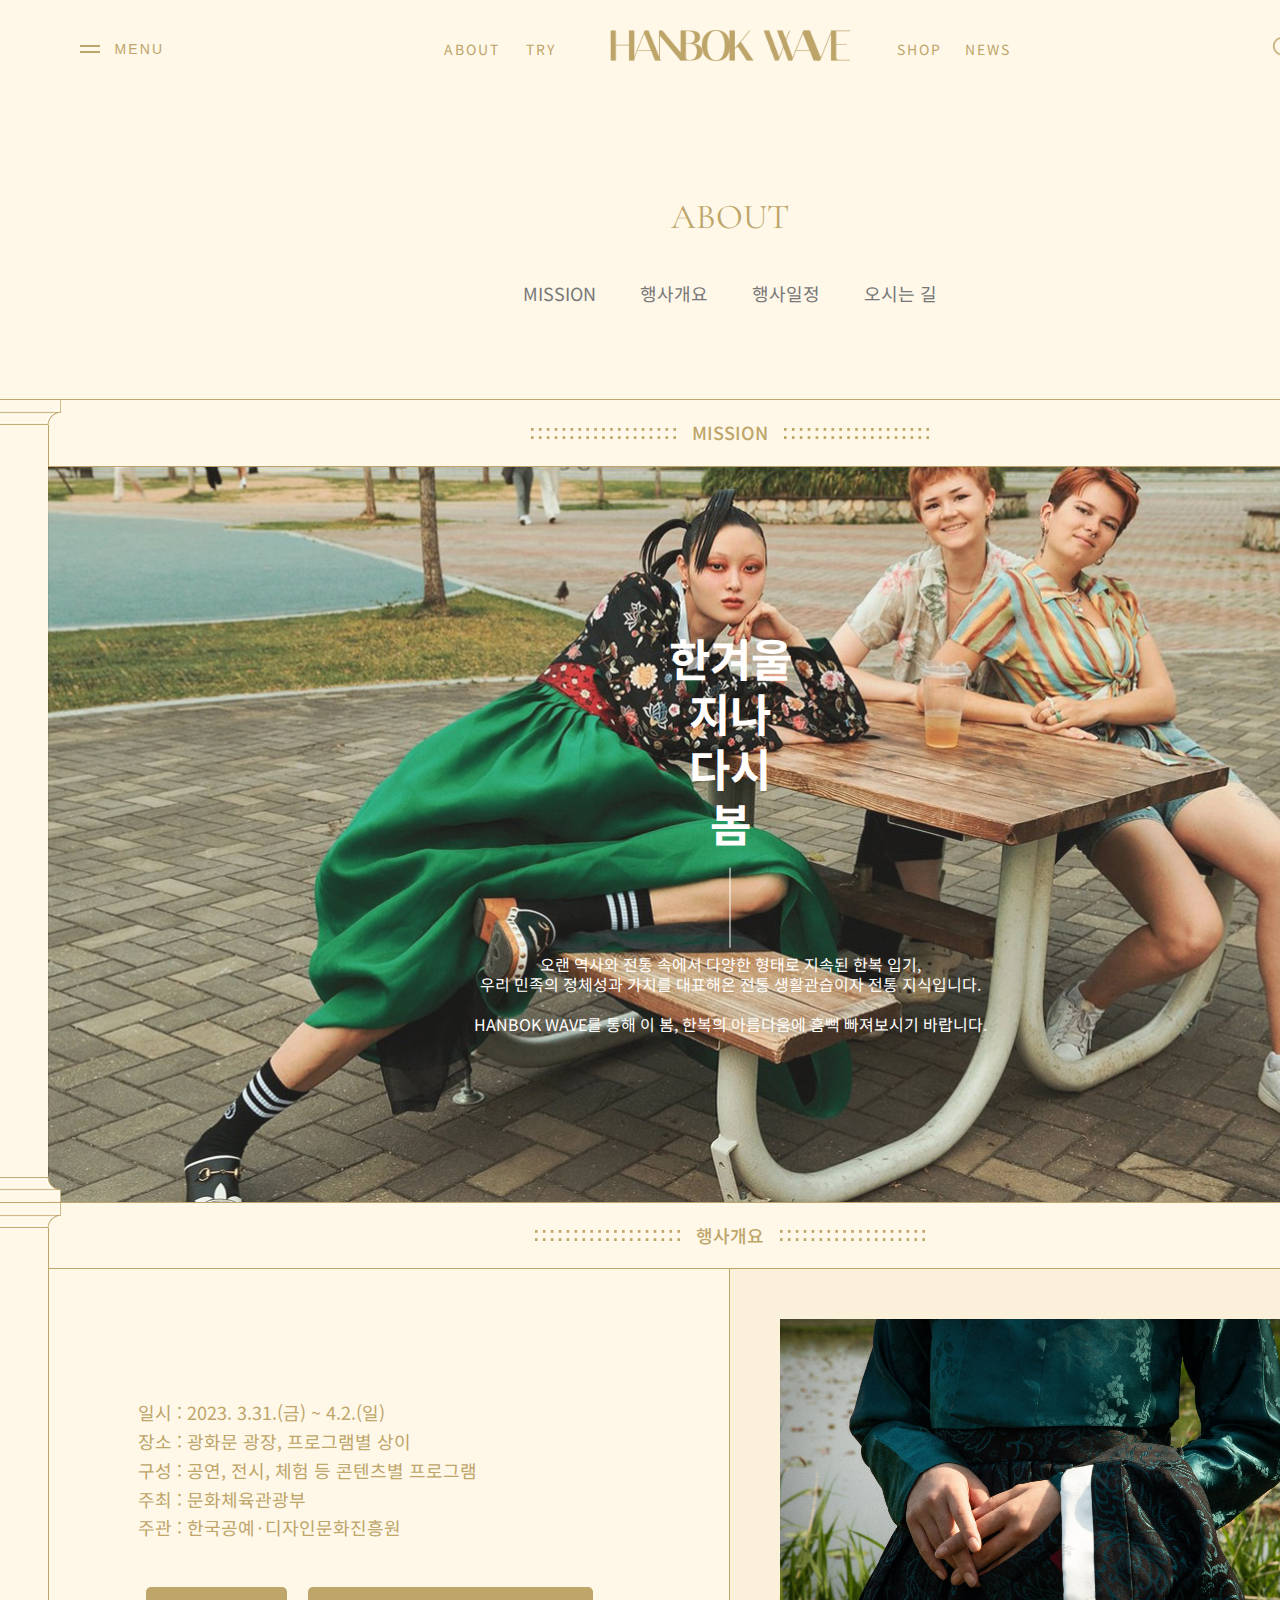
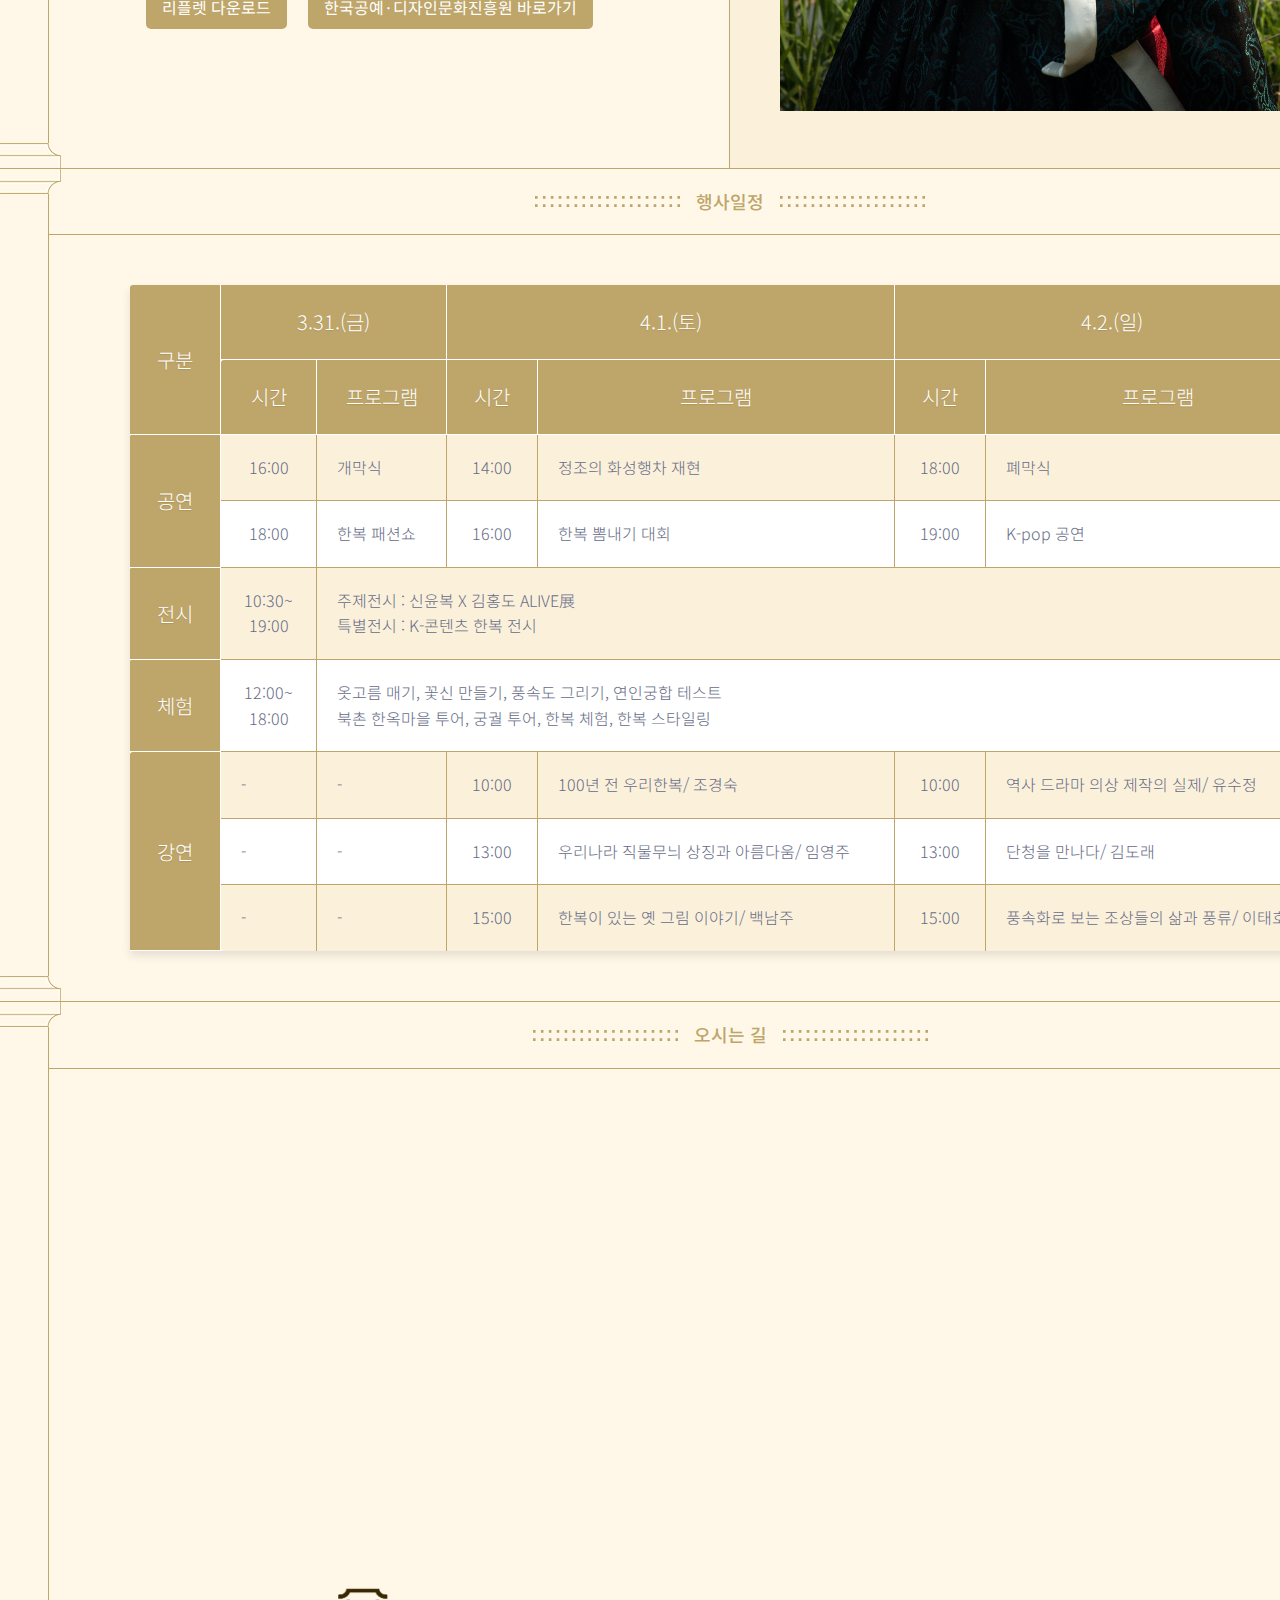
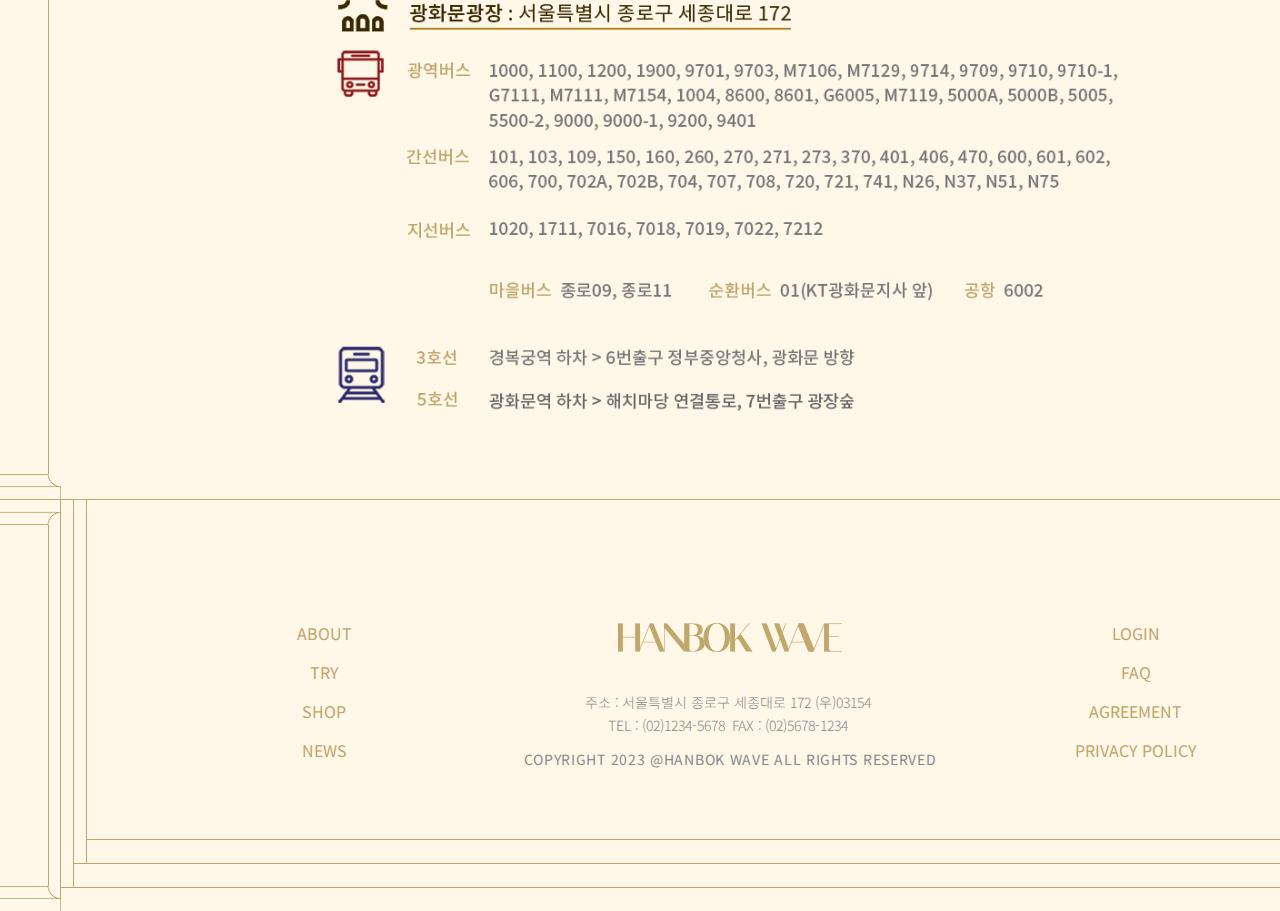
<file: sub/sub_about.html>
<!DOCTYPE html>
<html lang="ko">

<head>
    <meta charset="UTF-8">
    <meta http-equiv="X-UA-Compatible" content="IE=edge">
    <meta name="viewport" content="width=device-width, initial-scale=1.0">
    <title>HANBOK WAVE</title>
    <link rel="icon" type="image/png" sizes="32x32" href="../images/main/favicon.png">
    <!--font-->
    <link rel="preconnect" href="https://fonts.googleapis.com">
    <link rel="preconnect" href="https://fonts.gstatic.com" crossorigin>
    <link
        href="https://fonts.googleapis.com/css2?family=Cormorant+Garamond&family=Noto+Sans+KR:wght@300;400&display=swap"
        rel="stylesheet">
    <!--css-->
    <link rel="stylesheet" href="../css/1.sub_about_style.css">
    <!--js-->
    <script src="https://ajax.googleapis.com/ajax/libs/jquery/3.3.1/jquery.min.js"></script>
    <script src="../js/app.js"></script>
    <script src="../js/motion.js"></script>
</head>

<body>
    <div id="wrap">
        <!--header-->
        <div id="header_wrap">
            <div id="header">
                <div class="header_left">
                    <button id="gnb_open" type="button" class="gnb_btn">
                        <span class="burger">
                            <span class="top"></span>
                            <span class="bottom"></span>
                        </span>
                        <span class="txt">menu</span>
                    </button>
                    <!--모바일버튼-->
                    <button id="mobile_open" type="button" class="gnb_btn">
                        <span class="burger">
                            <span class="top"></span>
                            <span class="bottom"></span>
                        </span>
                        <span class="txt">menu</span>
                    </button>
                </div>
                <div class="header_center">
                    <ul class="header_lnb_left">
                        <li><a href="sub_about.html">ABOUT</a></li>
                        <li><a href="sub_try.html">TRY</a></li>
                    </ul>
                    <div class="header_center_logo">
                        <a href="../index.html"><img src="../images/sub_notice/logo(b).png" alt="상단 로고"></a>
                    </div>menu_bg
                    <ul class="header_center_lnb_right">
                        <li><a href="sub_shop.html">SHOP</a></li>
                        <li><a href="sub_news.html">NEWS</a></li>
                    </ul>
                </div>
                <div class="header_right">
                    <ul class="header_sub_menu">
                        <li class="search">
                            <button type="button" class="search_btn"><img src="../images/main/icon_search(b).png"
                                    alt="검색" width="22"></button>
                        </li>
                        <li class="mypage"><a href="#">LOGIN</a></li>
                    </ul>
                </div>
            </div>
        </div>
        <!--menu_bar_pc-->
        <div class="menu_bg"></div>
        <div class="sidebar_menu">
            <div class="sidebar_logo">
                <a href="../index.html">
                    <img src="../images/main/logo(b).png" alt="로고">
                </a>
            </div>
            <div class="menu_wrap">
                <ul class="gnb menu">
                    <li class="on">
                        <a href="sub_about.html">About <span class="icon_plus">icon</span> </a>
                        <ul class="submenu">
                            <li><a href="sub_about.html#sub_sec1_title">mission</a></li>
                            <li><a href="sub_about.html#sub_sec2_title">행사개요</a></li>
                            <li><a href="sub_about.html#sub_sec3_title">행사일정</a></li>
                            <li><a href="sub_about.html#sub_sec4_title">오시는 길</a></li>
                        </ul>
                    </li>
                    <li>
                        <a href="sub_try.html">try<span class="icon_plus">icon</span></a>
                        <ul class="submenu">
                            <li><a href="sub_try.html#sub_sec1">공연</a></li>
                            <li><a href="sub_try.html#sub_sec2">전시</a></li>
                            <li><a href="sub_try.html#sub_sec3">체험</a></li>
                            <li><a href="sub_try.html#sub_sec4">강연</a></li>
                        </ul>
                    </li>
                    <li>
                        <a href="sub_shop.html">shop<span class="icon_plus">icon</span></a>
                        <ul class="submenu">
                            <li><a href="sub_shop.html#Board01">all</a></li>
                            <li><a href="sub_shop.html#Board02">clothes</a></li>
                            <li><a href="sub_shop.html#Board03">living</a></li>
                            <li><a href="sub_shop.html#Board04">accessory</a></li>
                        </ul>
                    </li>
                    <li>
                        <a href="sub_news.html">news<span class="icon_plus">icon</span></a>
                        <ul class="submenu">
                            <li><a href="sub_news.html#Board01">notice</a></li>
                            <li><a href="sub_news.html#Board02">media</a></li>
                            <li><a href="sub_news.html#Board03">event</a></li>
                            <li><a href="sub_news.html#Board04">faq</a></li>
                        </ul>
                    </li>
                </ul>
            </div>
            <div class="close_btn">
                <a href="javascript:return false;">
                    <img src="../images/main/icon_close_btn.png">
                </a>
            </div>
        </div>
        <!--top_menu-->
        <div id="top_menu_wrap">
            <div class="top_menu">
                <h2 class="ga_txt sub_title">about</h2>
                <ul>
                    <li><a href="#sub_sec1_title">mission</a></li>
                    <li><a href="#sub_sec2_title">행사개요</a></li>
                    <li><a href="#sub_sec3_title">행사일정</a></li>
                    <li><a href="#sub_sec4_title">오시는 길</a></li>
                </ul>
            </div>
        </div>
        <!--container-->
        <div id="container">
            <div class="sub_sec1_wrap">
                <div class="sub_sec1">
                    <div class="column_left column_all">
                        <img src="../images/main/column_right.png" alt="기둥상단">
                        <img class="rotate" src="../images/main/column_left.png" alt="기둥하단">
                    </div>
                    <div class="column_right column_all">
                        <img src="../images/main/column_left.png" alt="기둥상단">
                        <img class="rotate" src="../images/main/column_right.png" alt="기둥하단">
                    </div>
                    <div id="sub_sec1_title">
                        <p><span>mission</span></p>
                    </div>
                    <div class="sub_sec1_cont">
                        <div class="img_box">
                            <div class="text_box">
                                <strong>한겨울</strong>
                                <strong>지나</strong>
                                <strong>다시</strong>
                                <strong>봄</strong>
                                <p class="v_line"></p>
                                <div class="mission_cont">
                                    <p>오랜 역사와 전통 속에서 다양한 형태로 지속된 한복 입기,
                                            <br> 우리 민족의 정체성과 가치를 대표해온 전통 생활관습이자 전통 지식입니다.</p>
                                  <!--<p>한복 입기는 우리 민족에게 가족 공동체의 안녕을 기원하고
                                        <br>예(禮)를 갖추는 매개체이기에 중요한 무형적 자산입니다.</p>-->  
                                        <p>HANBOK WAVE를 통해 이 봄, 한복의 아름다움에 흠뻑 빠져보시기 바랍니다.</p>
                                </div>
                            </div>
                        </div>

                    </div>
                </div>
            </div>
            <div class="sub_sec2_wrap">
                <div class="sub_sec2">
                    <div class="column_left column_all">
                        <img src="../images/main/column_right.png" alt="기둥상단">
                        <img class="rotate" src="../images/main/column_left.png" alt="기둥하단">
                    </div>
                    <div class="column_right column_all">
                        <img src="../images/main/column_left.png" alt="기둥상단">
                        <img class="rotate" src="../images/main/column_right.png" alt="기둥하단">
                    </div>
                    <div id="sub_sec2_title">
                        <p><span>행사개요</span></p>
                    </div>
                    <div class="sub_sec2_cont">
                        <div class="left">
                            <div class="text_box">
                                <p>일시 : 2023. 3.31.(금) ~ 4.2.(일) </p>
                                <p>장소 : 광화문 광장, 프로그램별 상이 </p>
                                <p>구성 : 공연, 전시, 체험 등 콘텐츠별 프로그램</p>
                                <p>주최 : 문화체육관광부</p>
                                <p>주관 : 한국공예·디자인문화진흥원</p>
                                <a href="javascript:return false;" class="btn">리플렛 다운로드</a>
                                <a href="https://www.kcdf.or.kr/main" target="_blank" class="btn">한국공예·디자인문화진흥원 바로가기</a>
                            </div>

                        </div>
                        <div class="right">
                            <img src="../images/sub_notice/notice_sec2_bg.jpg" alt="이미지">
                        </div>
                    </div>
                </div>
            </div>
            <div class="sub_sec3_wrap">
                <div class="sub_sec3">
                    <div class="column_left column_all">
                        <img src="../images/main/column_right.png" alt="기둥상단">
                        <img class="rotate" src="../images/main/column_left.png" alt="기둥하단">
                    </div>
                    <div class="column_right column_all">
                        <img src="../images/main/column_left.png" alt="기둥상단">
                        <img class="rotate" src="../images/main/column_right.png" alt="기둥하단">
                    </div>
                    <div id="sub_sec3_title">
                        <p><span>행사일정</span></p>
                    </div>
                    <div class="sub_sec3_cont">
                        <table class="table_fill">
                            <thead>
                                <tr>
                                    <th rowspan="2" class="text_center">구분</th>
                                    <th colspan="2" class="text_center">3.31.(금)</th>
                                    <th colspan="2" class="text_center">4.1.(토)</th>
                                    <th colspan="2" class="text_center">4.2.(일)</th>
                                </tr>
                                <tr>
                                    <th class="text_center">시간</th>
                                    <th class="text_center">프로그램</th>
                                    <th class="text_center">시간</th>
                                    <th class="text_center">프로그램</th>
                                    <th class="text_center">시간</th>
                                    <th class="text_center">프로그램</th>
                                </tr>
                            </thead>
                            <tbody class="table_hover">
                                <tr>
                                    <th rowspan="2" class="text_center">공연</th>
                                    <td class="text_center">16:00</td>
                                    <td class="text_left">개막식</td>
                                    <td class="text_center">14:00</td>
                                    <td class="text_left">정조의 화성행차 재현</td>
                                    <td class="text_center">18:00</td>
                                    <td class="text_left">폐막식</td>
                                </tr>
                                <tr>
                                    <td class="text_center">18:00</td>
                                    <td class="text_left">한복 패션쇼</td>
                                    <td class="text_center">16:00</td>
                                    <td class="text_left">한복 뽐내기 대회</td>
                                    <td class="text_center">19:00</td>
                                    <td class="text_left">K-pop 공연</td>
                                </tr>
                                <tr>
                                    <th class="text_center">전시</th>
                                    <td class="text_center">10:30~
                                        <br> 19:00
                                    </td>
                                    <td colspan="5" class="text_left">
                                        주제전시 : 신윤복 X 김홍도 ALIVE展
                                        <br> 특별전시 : K-콘텐츠 한복 전시
                                    </td>
                                </tr>
                                <tr>
                                    <th class="text_center">체험</th>
                                    <td class="text_center">12:00~
                                        <br> 18:00
                                    </td>
                                    <td colspan="5" class="text_left">
                                        옷고름 매기, 꽃신 만들기, 풍속도 그리기, 연인궁합 테스트
                                        <br>북촌 한옥마을 투어, 궁궐 투어, 한복 체험, 한복 스타일링
                                    </td>
                                </tr>
                                <tr>
                                    <th rowspan="3" class="text_center">강연</th>
                                    <td class="text_left">-</td>
                                    <td class="text_left">-</td>
                                    <td class="text_center">10:00</td>
                                    <td class="text_left">100년 전 우리한복/ 조경숙</td>
                                    <td class="text_center">10:00</td>
                                    <td class="text_left">역사 드라마 의상 제작의 실제/ 유수정</td>
                                </tr>
                                <tr>
                                    <td class="text_left">-</td>
                                    <td class="text_left">-</td>
                                    <td class="text_center">13:00</td>
                                    <td class="text_left">우리나라 직물무늬 상징과 아름다움/ 임영주</td>
                                    <td class="text_center">13:00</td>
                                    <td class="text_left">단청을 만나다/ 김도래</td>
                                </tr>
                                <tr>
                                    <td class="text_left">-</td>
                                    <td class="text_left">-</td>
                                    <td class="text_center">15:00</td>
                                    <td class="text_left">한복이 있는 옛 그림 이야기/ 백남주</td>
                                    <td class="text_center">15:00</td>
                                    <td class="text_left">풍속화로 보는 조상들의 삶과 풍류/ 이태호</td>
                                </tr>

                            </tbody>
                        </table>

                    </div>
                </div>
            </div>
            <div class="sub_sec4_wrap">
                <div class="sub_sec4">
                    <div class="column_left column_all">
                        <img src="../images/main/column_right.png" alt="기둥상단">
                        <img class="rotate" src="../images/main/column_left.png" alt="기둥하단">
                    </div>
                    <div class="column_right column_all">
                        <img src="../images/main/column_left.png" alt="기둥상단">
                        <img class="rotate" src="../images/main/column_right.png" alt="기둥하단">
                    </div>
                    <div id="sub_sec4_title">
                        <p><span>오시는 길</span></p>
                    </div>
                    <div class="sub_sec4_cont">
                        <div class="map_box">
                            <iframe
                                src="https://www.google.com/maps/embed?pb=!1m18!1m12!1m3!1d3162.2970111767722!2d126.97456531438478!3d37.571623231596234!2m3!1f0!2f0!3f0!3m2!1i1024!2i768!4f13.1!3m3!1m2!1s0x357ca2eb5f060c67%3A0xa95adc617c81e2a4!2z7ISc7Jq47Yq567OE7IucIOyiheuhnOq1rCDshLjsooXrjIDroZwg7KeA7ZWYIDE3Mg!5e0!3m2!1sko!2skr!4v1673871178444!5m2!1sko!2skr"
                                width="1200" height="450" style="border:0;" allowfullscreen="" loading="lazy"
                                referrerpolicy="no-referrer-when-downgrade"></iframe>
                        </div>
                        <div class="map_traffic">
                            <img src="../images/sub_notice/notice_sec4_traffic.png" alt="">
                        </div>
                    </div>
                </div>
            </div>
        </div>
        <!--pc footer-->
        <div id="footer_wrap" class="column">
            <div class="column_left column_all">
                <img src="../images/main/column_right.png" alt="기둥상단">
                <img class="rotate" src="../images/main/column_left.png" alt="기둥하단">
            </div>
            <div class="column_right column_all">
                <img src="../images/main/column_left.png" alt="기둥상단">
                <img class="rotate" src="../images/main/column_right.png" alt="기둥하단">
            </div>
            <div class="footer_deco">
                <div class="deco1">
                    <div class="deco2">
                        <div class="deco3">
                        </div>
                    </div>
                </div>
            </div>
            <div id="footer">
                <div class="foot_cont">
                    <ul class="footer_lnb">
                        <li><a href="sub_about.html">About</a></li>
                        <li><a href="sub_try.html">try</a></li>
                        <li><a href="sub_shop.html">shop</a></li>
                        <li><a href="sub_news.html">News</a></li>
                    </ul>
                </div>
                <div class="foot_cont">
                    <div class="foot_logo">
                        <a href="../index.html"><img src="../images/main/logo(b).png" alt="하단로고"></a>
                    </div>
                    <div class="foot_info">
                        <div class="foot_info_list">
                            <dl>
                                <dt>주소 :</dt>
                                <dd>서울특별시 종로구 세종대로 172 (우)03154</dd>
                            </dl>
                        </div>
                        <div class="foot_info_list">
                            <dl>
                                <dt>TEL :</dt>
                                <dd>(02)1234-5678</dd>
                            </dl>
                            <dl>
                                <dt>FAX :</dt>
                                <dd>(02)5678-1234</dd>
                            </dl>
                        </div>
                        <p class="copyright"> <span>COPYRIGHT 2023 @HANBOK WAVE</span> <span>ALL RIGHTS RESERVED</span>
                        </p>
                    </div>
                </div>
                <div class="foot_cont">
                    <ul class="footer_lnb">
                        <li><a href="javascript:return false;">login</a></li>
                        <li><a href="sub_news.html#Board04">faq</a></li>
                        <li><a href="javascript:return false;">agreement</a></li>
                        <li><a href="javascript:return false;"> <span>privacy</span> <span> policy</span></a></li>
                    </ul>
                </div>
            </div>
        </div>
        <!--btn_top-->
        <div class="btn_top">
            <a href="sub_about.html#header_wrap">
                <img src="../images/main/btn_top.png" alt="상단으로이동">
            </a>
        </div>
    </div>
</body>

</html>
</file>
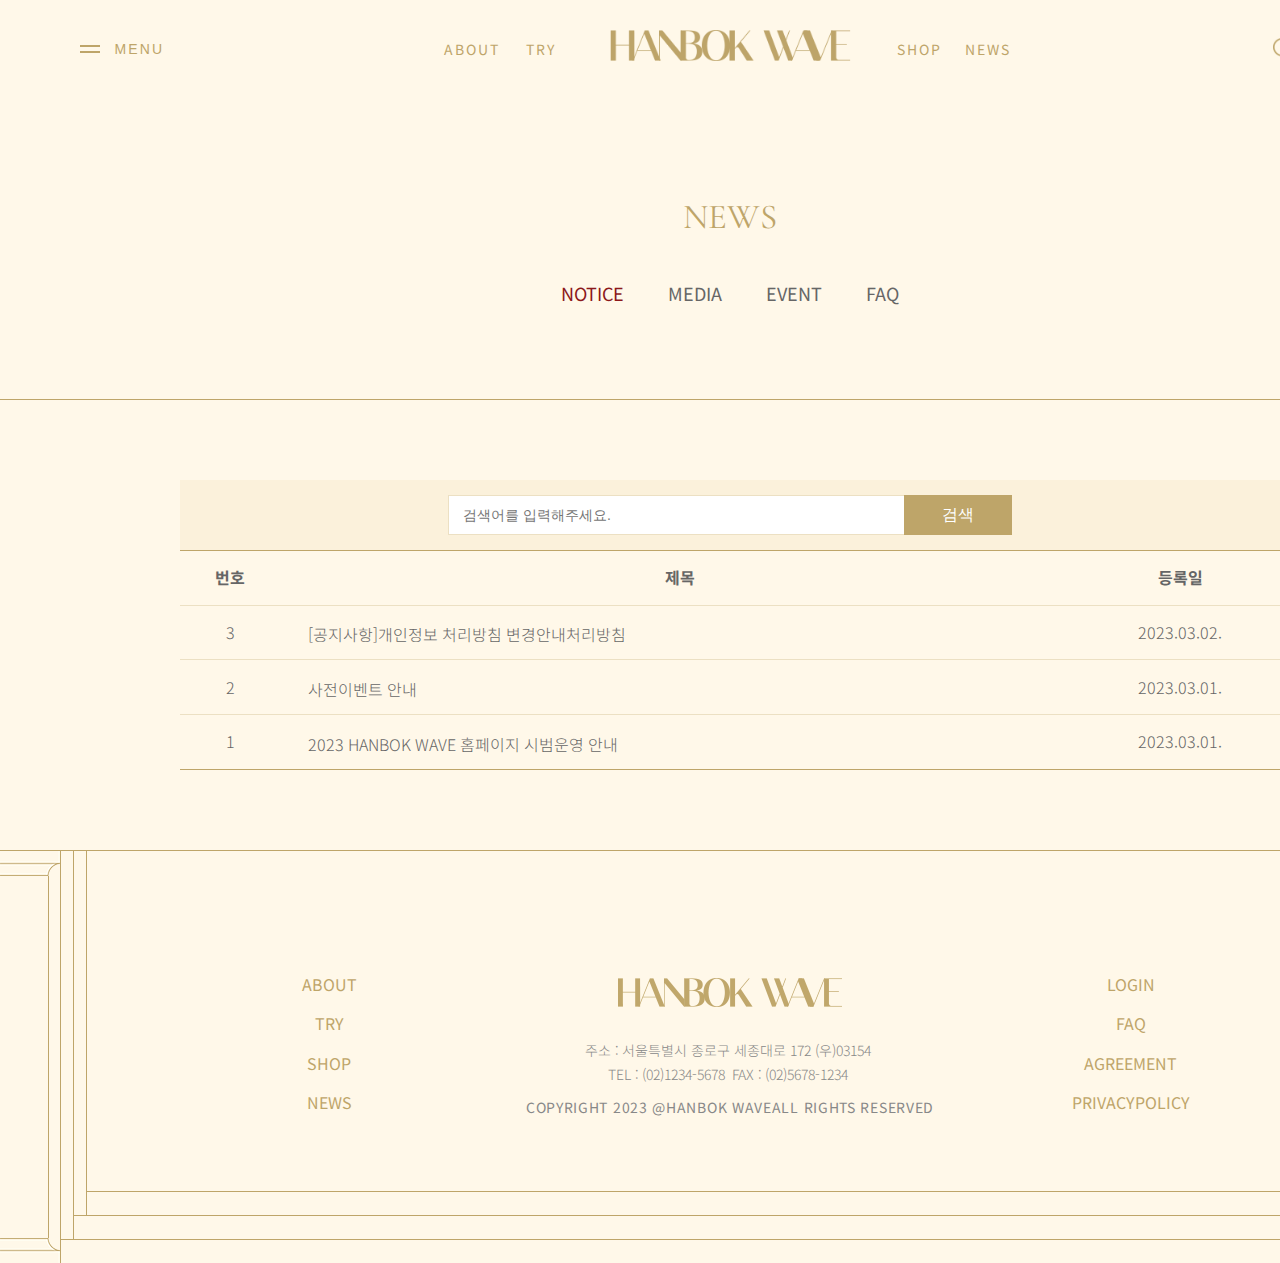
<file: sub/sub_news.html>
<!DOCTYPE html>
<html lang="ko">

<head>
    <meta charset="UTF-8">
    <meta http-equiv="X-UA-Compatible" content="IE=edge">
    <meta name="viewport" content="width=device-width, initial-scale=1.0">
    <title>HANBOK WAVE</title>
    <link rel="icon" type="image/png" sizes="32x32" href="../images/main/favicon.png">
    <!--font-->
    <link rel="preconnect" href="https://fonts.googleapis.com">
    <link rel="preconnect" href="https://fonts.gstatic.com" crossorigin>
    <link
        href="https://fonts.googleapis.com/css2?family=Cormorant+Garamond&family=Noto+Sans+KR:wght@300;400&display=swap"
        rel="stylesheet">
    <!--css-->
    <link rel="stylesheet" href="../css/4.sub_news_style.css">
    <!--js-->
    <script src="https://ajax.googleapis.com/ajax/libs/jquery/3.3.1/jquery.min.js"></script>
    <script src="../js/app.js"></script>
    <script src="../js/motion.js"></script>
    <script src="../js/jquery-1.12.4.min.js"></script>
   
</head>

<body>
    <div id="wrap">
        <!--header-->
        <div id="header_wrap">
            <div id="header">
                <div class="header_left">
                    <button id="gnb_open" type="button" class="gnb_btn">
                        <span class="burger">
                            <span class="top"></span>
                            <span class="bottom"></span>
                        </span>
                        <span class="txt">menu</span>
                    </button>
                    <!--모바일버튼-->
                    <button id="mobile_open" type="button" class="gnb_btn">
                        <span class="burger">
                            <span class="top"></span>
                            <span class="bottom"></span>
                        </span>
                        <span class="txt">menu</span>
                    </button>
                </div>
                <div class="header_center">
                    <ul class="header_lnb_left">
                        <li><a href="sub_about.html">ABOUT</a></li>
                        <li><a href="sub_try.html">TRY</a></li>
                    </ul>
                    <div class="header_center_logo">
                        <a href="../index.html"><img src="../images/sub_notice/logo(b).png" alt="상단 로고"></a>
                    </div>menu_bg
                    <ul class="header_center_lnb_right">
                        <li><a href="sub_shop.html">SHOP</a></li>
                        <li><a href="sub_news.html">NEWS</a></li>
                    </ul>
                </div>
                <div class="header_right">
                    <ul class="header_sub_menu">
                        <li class="search">
                            <button type="button" class="search_btn"><img src="../images/main/icon_search(b).png"
                                    alt="검색" width="22"></button>
                        </li>
                        <li class="mypage"><a href="#">LOGIN</a></li>
                    </ul>
                </div>
            </div>
        </div>
        <!--menu_bar_pc-->
        <div class="menu_bg"></div>
        <div class="sidebar_menu">
            <div class="sidebar_logo">
                <a href="../index.html">
                    <img src="../images/main/logo(b).png" alt="로고">
                </a>
            </div>
            <div class="menu_wrap">
                <ul class="gnb menu">
                    <li class="on">
                        <a href="sub_about.html">About <span class="icon_plus">icon</span> </a>
                        <ul class="submenu">
                            <li><a href="sub_about.html#sub_sec1_title">mission</a></li>
                            <li><a href="sub_about.html#sub_sec2_title">행사개요</a></li>
                            <li><a href="sub_about.html#sub_sec3_title">행사일정</a></li>
                            <li><a href="sub_about.html#sub_sec4_title">오시는 길</a></li>
                        </ul>
                    </li>
                    <li>
                        <a href="sub_try.html">try<span class="icon_plus">icon</span></a>
                        <ul class="submenu">
                            <li><a href="sub_try.html#sub_sec1">공연</a></li>
                            <li><a href="sub_try.html#sub_sec2">전시</a></li>
                            <li><a href="sub_try.html#sub_sec3">체험</a></li>
                            <li><a href="sub_try.html#sub_sec4">강연</a></li>
                        </ul>
                    </li>
                    <li>
                        <a href="sub_shop.html">shop<span class="icon_plus">icon</span></a>
                        <ul class="submenu">
                            <li><a href="sub_shop.html#Board01">all</a></li>
                            <li><a href="sub_shop.html#Board02">clothes</a></li>
                            <li><a href="sub_shop.html#Board03">living</a></li>
                            <li><a href="sub_shop.html#Board04">accessory</a></li>
                        </ul>
                    </li>
                    <li>
                        <a href="sub_news.html">news<span class="icon_plus">icon</span></a>
                        <ul class="submenu">
                            <li><a href="sub_news.html#Board01">notice</a></li>
                            <li><a href="sub_news.html#Board02">media</a></li>
                            <li><a href="sub_news.html#Board03">event</a></li>
                            <li><a href="sub_news.html#Board04">faq</a></li>
                        </ul>
                    </li>
                </ul>
            </div>
            <div class="close_btn">
                <a href="javascript:return false;">
                    <img src="../images/main/icon_close_btn.png">
                </a>
            </div>
        </div>
        <!--top_menu-->
        <div id="top_menu_wrap">
            <div class="top_menu">
                <h2 class="ga_txt sub_title">news</h2>
                <ul id="box1">
                    <li class="tap tablink opacity" onclick="openBoard(event,'Board01')">notice</li>
                    <li class="tap tablink" onclick="openBoard(event,'Board02')">media</li>
                    <li class="tap tablink" onclick="openBoard(event,'Board03')">event</li>
                    <li class="tap tablink" onclick="openBoard(event,'Board04')">faq</li>
                </ul>
            </div>
        </div>
        <div id="Board01" class="box1_1	board">
            <!-- 공지 -->
            <div class="notice">
                <!-- board seach area -->
                <div id="board-search">
                    <div class="container">
                        <div class="search-window">
                            <form action="">
                                <div class="search-wrap">
                                    <label for="search" class="blind">공지사항 내용 검색</label>
                                    <input id="search" type="search" name="" placeholder="검색어를 입력해주세요." value="">
                                    <button type="submit" class="btn btn-dark">검색</button>
                                </div>
                            </form>
                        </div>
                    </div>
                </div>
                <!-- board list area -->
                <div id="board-list">
                    <div class="container">
                        <table class="board-table">
                            <thead>
                                <tr>
                                    <th scope="col" class="th-num">번호</th>
                                    <th scope="col" class="th-title">제목</th>
                                    <th scope="col" class="th-date">등록일</th>
                                </tr>
                            </thead>
                            <tbody>
                                <tr>
                                    <td>3</td>
                                    <th>
                                        <a href="#!">[공지사항]개인정보 처리방침 변경안내처리방침</a>
                                        <p>테스트</p>
                                    </th>
                                    <td>2023.03.02.</td>
                                </tr>
                                <tr>
                                    <td>2</td>
                                    <th><a href="#!">사전이벤트 안내</a></th>
                                    <td>2023.03.01.</td>
                                </tr>
                                <tr>
                                    <td>1</td>
                                    <th><a href="#!">2023 HANBOK WAVE 홈페이지 시범운영 안내</a></th>
                                    <td>2023.03.01.</td>
                                </tr>
                            </tbody>
                        </table>
                    </div>
                </div>
            </div>
        </div>
        <div id="Board02" class="box1_1	board" style="display:none;">
            <!-- 미디어-->
            <div class="media">
                <!-- board seach area -->
                <div id="board-search">
                    <div class="container">
                        <div class="search-window">
                            <form action="">
                                <div class="search-wrap">
                                    <label for="search" class="blind">미디어 내용 검색</label>
                                    <input id="search" type="search" name="" placeholder="검색어를 입력해주세요." value="">
                                    <button type="submit" class="btn btn-dark">검색</button>
                                </div>
                            </form>
                        </div>
                    </div>
                </div>
                <!-- board list area -->
                <div id="board-list">
                    <div class="container">
                        <table class="board-table">
                            <thead>
                                <tr>
                                    <th scope="col" class="th-num">번호</th>
                                    <th scope="col" class="th-title">제목</th>
                                    <th scope="col" class="th-date">등록일</th>
                                </tr>
                            </thead>
                            <tbody>
                                <tr>
                                    <td>2</td>
                                    <th><a href="#!">문화체육관광부, '2023 HANBOK WAVE' 개최</a></th>
                                    <td>2023.02.16.</td>
                                </tr>
                                <tr>
                                    <td>1</td>
                                    <th><a href="#!">2023년 HANBOK WAVE 행사가 3월 31일부터 3일 간에 거쳐 진행</a></th>
                                    <td>2023.02.01.</td>
                                </tr>
                            </tbody>
                        </table>
                    </div>
                </div>
            </div>
        </div>
        <div id="Board03" class="box1_1	board" style="display:none;">
            <!-- 이벤트 -->
            <div class="event">
                <ul class="event_list">
                    <li>
                        <div class="event_cont">
                            <div class="event_img">
                                <a href="#"><img src="../images/sub_news/news_event1.jpg" alt="슬로건 공모전"></a>
                            </div>
                            <div class="event_info">
                                <div class="list_right">
                                    <div class="event_day">
                                        <p class="day"><span>2023.03.01. ~ 03.16.</span></p>
                                    </div>
                                    <div class="event_tit">
                                        <a href="#"><strong>HANBOK WAVE 슬로건 공모전</strong></a>
                                        <p class="text">심사를 통해 선정시 상금 지급</p>
                                    </div>
                                </div>
                            </div>
                        </div>
                    </li>
                    <li>
                        <div class="event_cont">
                            <div class="event_img">
                                <a href="#"><img src="../images/sub_news/news_event2.jpg" alt="한복챌린지"></a>
                            </div>
                            <div class="event_info">
                                <div class="list_right">
                                    <div class="event_day">
                                        <p class="day"><span>2023.03.01. ~ 04.07.</span></p>
                                    </div>
                                    <div class="event_tit">
                                        <a href="#"><strong>HANBOK WAVE 한복입기 챌린지</strong></a>
                                        <p class="text">#SNS해시태그 #이벤트진행</p>
                                    </div>
                                </div>
                            </div>
                        </div>
                    </li>
                </ul>
            </div>
        </div>
        <!--faq-->
        <div id="Board04" class="box1_1	board" style="display:none;">
            <div class="faq">    
                <button class="faq__question">축제 참여는 유료인가요?</button>
                <div class="faq__panel">
                    <p class="faq__answer">
                        모든 프로그램은 무료로 진행됩니다.
                    </p>
                </div>
                <button class="faq__question">
                    축제 주요 프로그램에는 어떤 것들이 있나요?
                </button>
                <div class="faq__panel">
                    <p class="faq__answer">
                        한복패션쇼, 정조의 화성행차 재현, 조선후기 풍속화 미디어 아트 전시 등 다양한 프로그램이 진행됩니다. 
                        <br> 그밖에 풍성한 체험 프로그램을 즐겨보세요!
                    </p>
                </div>
                <button class="faq__question">참여할 수 있는 이벤트가 있나요?</button>
                <div class="faq__panel">
                    <p class="faq__answer">
                        HANBOK WAVE 인스타그램과 홈페이지에서 진행 중인 이벤트에 참여하실 수 있습니다.
                    </p>
                </div>
                <button class="faq__question">축제 관련 문의는 어디에 하면 되나요?</button>
                <div class="faq__panel">
                    <p class="faq__answer">
                        HANBOK WAVE 사무국(02-1234-5678)으로 연락 바랍니다.
                    </p>
                </div>
            </div>
        </div>
        <!--pc footer-->
        <div id="footer_wrap" class="column">
            <div class="column_left column_all">
                <img src="../images/main/column_right.png" alt="기둥상단">
                <img class="rotate" src="../images/main/column_left.png" alt="기둥하단">
            </div>
            <div class="column_right column_all">
                <img src="../images/main/column_left.png" alt="기둥상단">
                <img class="rotate" src="../images/main/column_right.png" alt="기둥하단">
            </div>
            <div class="footer_deco">
                <div class="deco1">
                    <div class="deco2">
                        <div class="deco3">
                        </div>
                    </div>
                </div>
            </div>
            <div id="footer">
                <div class="foot_cont">
                    <ul class="footer_lnb">
                        <li><a href="sub_about.html">About</a></li>
                        <li><a href="sub_try.html">try</a></li>
                        <li><a href="sub_shop.html">shop</a></li>
                        <li><a href="sub_news.html">News</a></li>
                    </ul>
                </div>
                <div class="foot_cont">
                    <div class="foot_logo">
                        <a href="../index.html"><img src="../images/main/logo(b).png" alt="하단로고"></a>
                    </div>
                    <div class="foot_info">
                        <div class="foot_info_list">
                            <dl>
                                <dt>주소 :</dt>
                                <dd>서울특별시 종로구 세종대로 172 (우)03154</dd>
                            </dl>
                        </div>
                        <div class="foot_info_list">
                            <dl>
                                <dt>TEL :</dt>
                                <dd>(02)1234-5678</dd>
                            </dl>
                            <dl>
                                <dt>FAX :</dt>
                                <dd>(02)5678-1234</dd>
                            </dl>
                        </div>
                        <p class="copyright"><span>COPYRIGHT 2023 @HANBOK WAVE</span><span>ALL RIGHTS RESERVED</span>
                        </p>
                    </div>
                </div>
                <div class="foot_cont">
                    <ul class="footer_lnb">
                        <li><a href="javascript:return false;">login</a></li>
                        <li><a href="sub_news.html#Board04">faq</a></li>
                        <li><a href="javascript:return false;">agreement</a></li>
                        <li><a href="javascript:return false;"><span>privacy</span><span>policy</span></a></li>
                    </ul>
                </div>
            </div>
        </div>
    </div>
    <!-- partial -->
  <script  src="../js/script.js"></script>
</body>

</html>
</file>
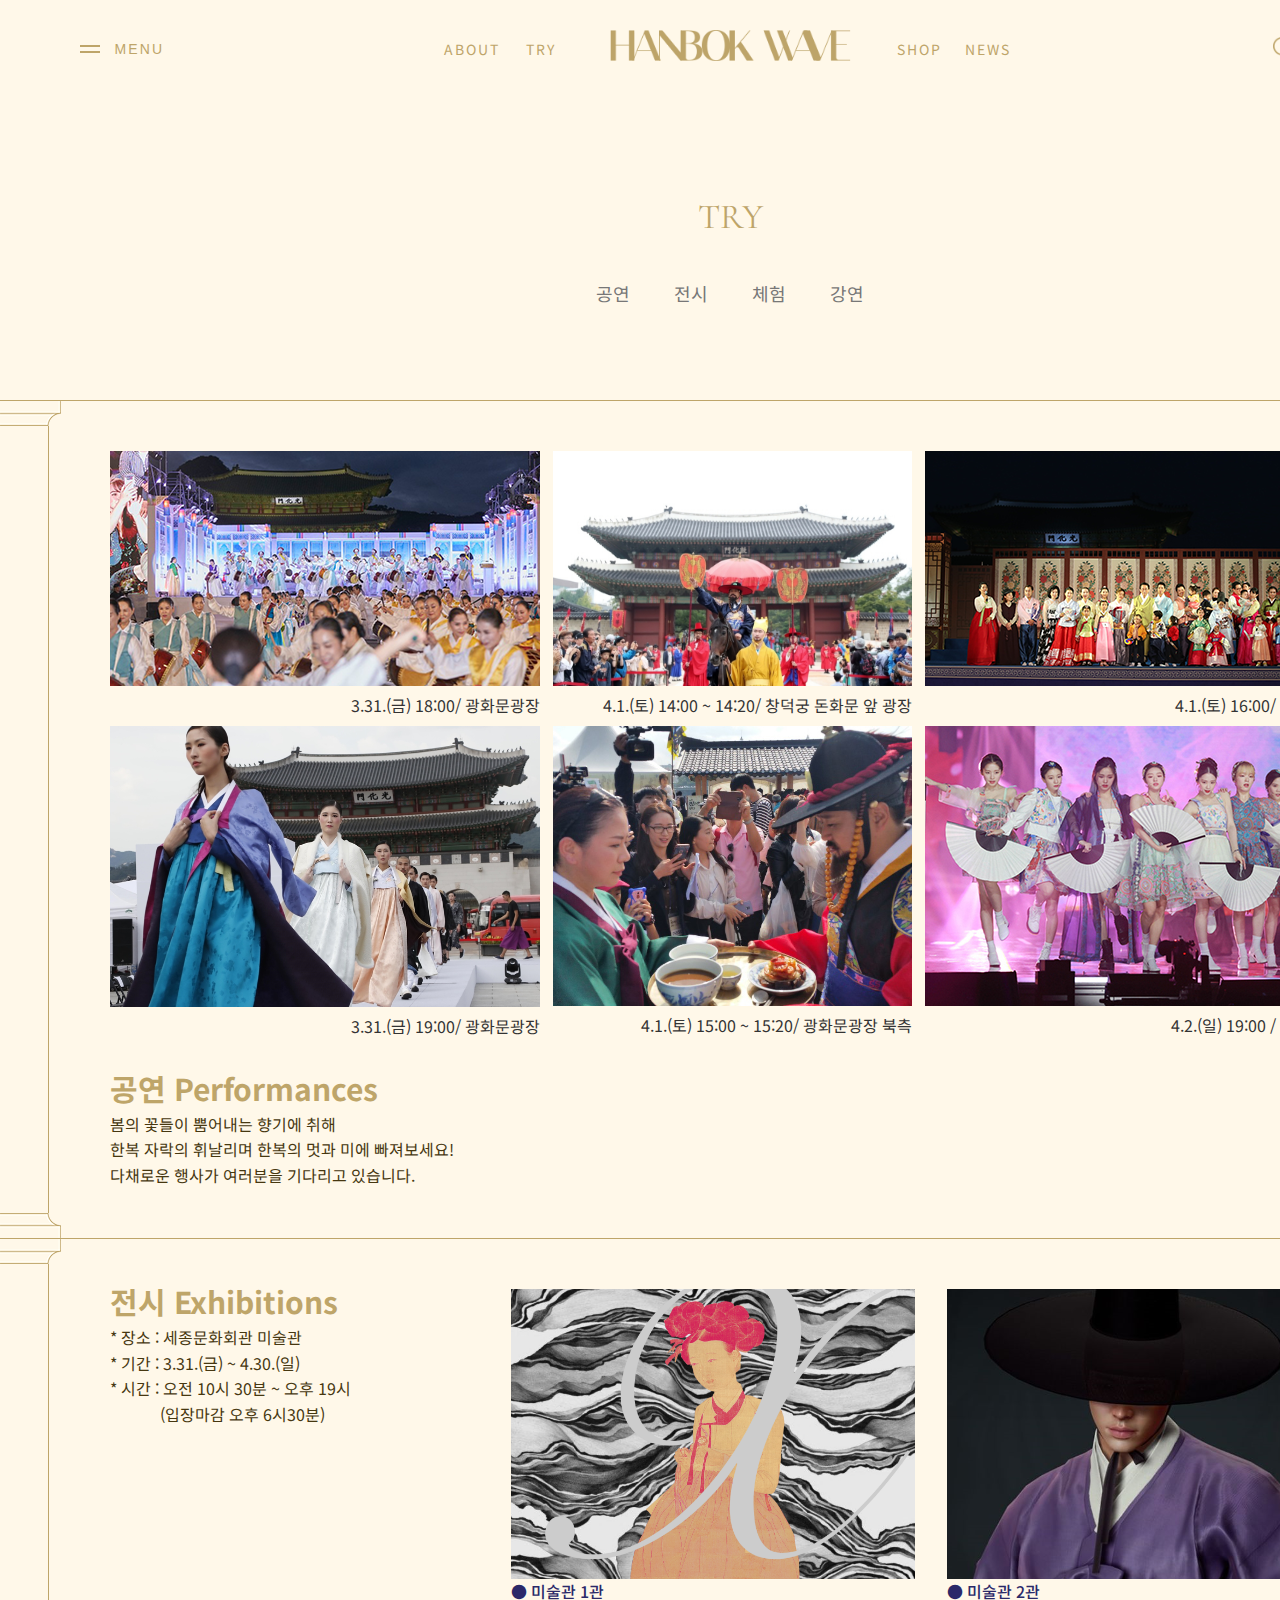
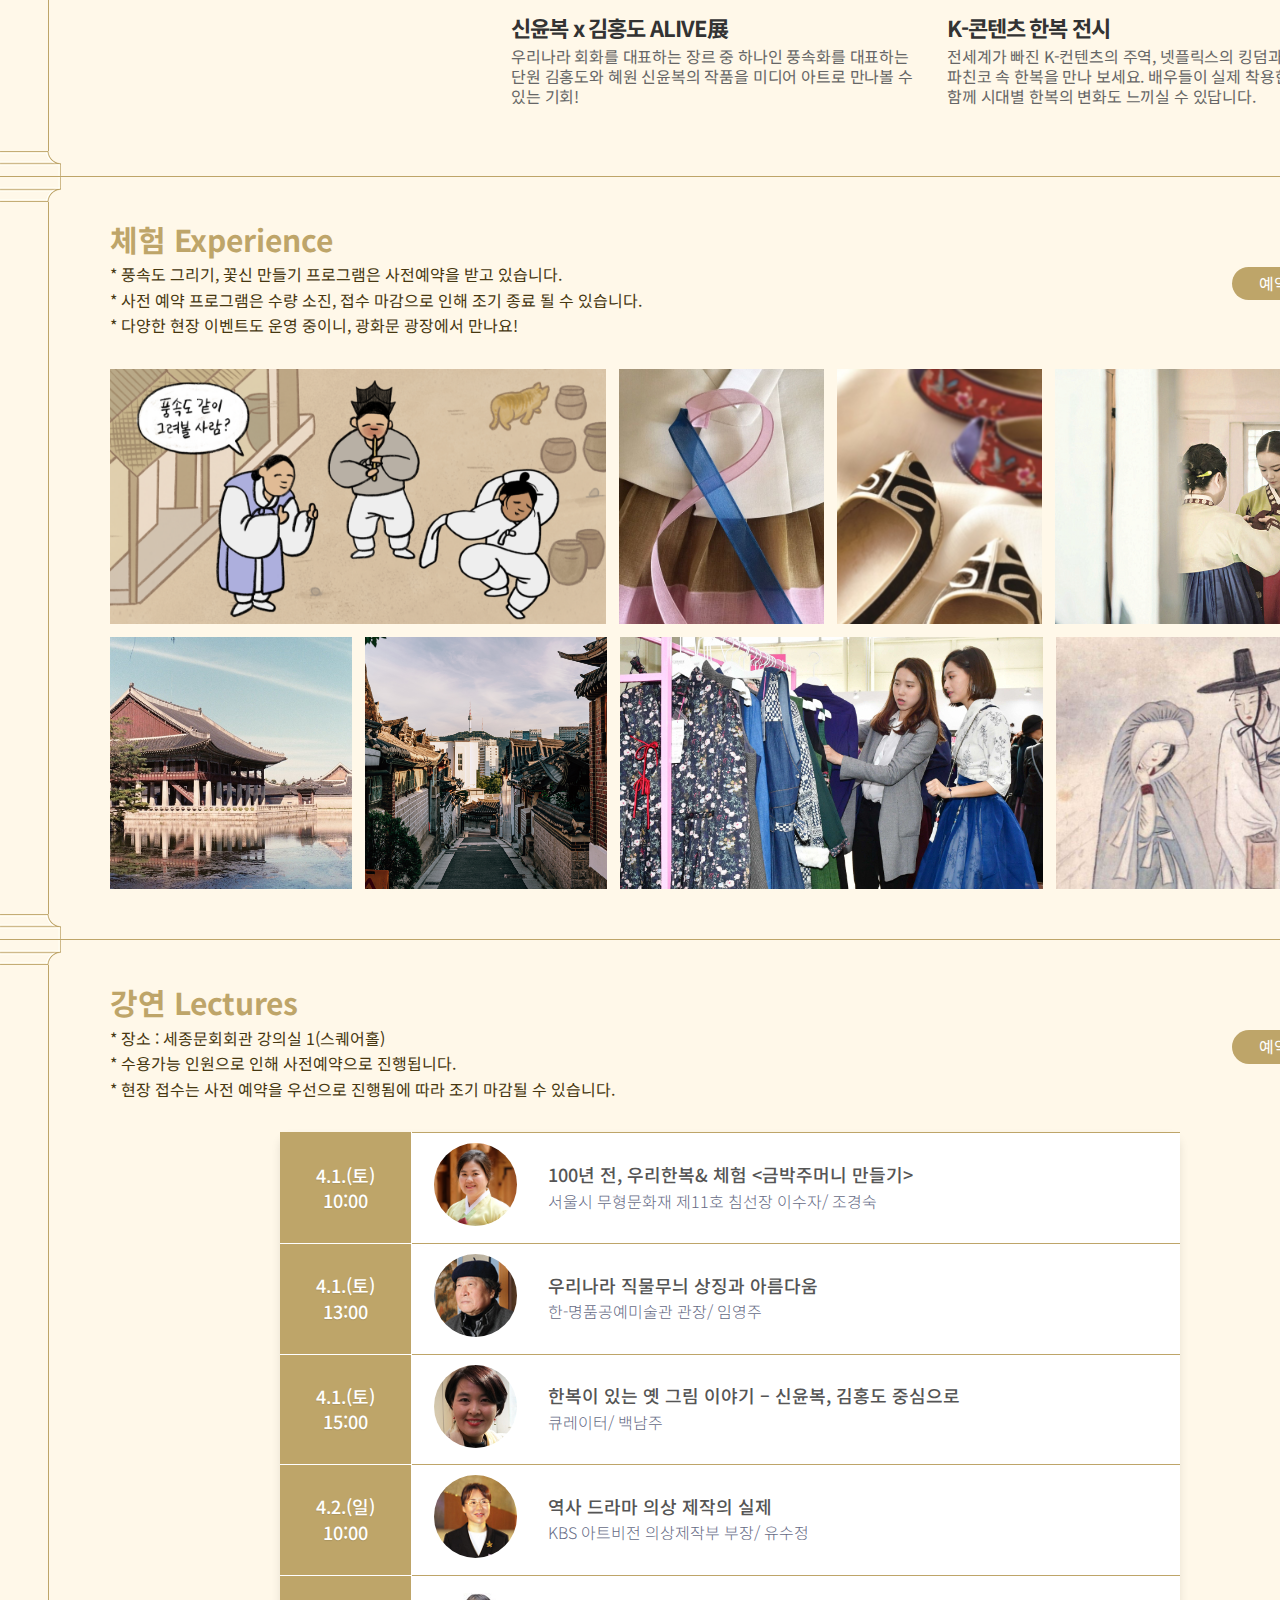
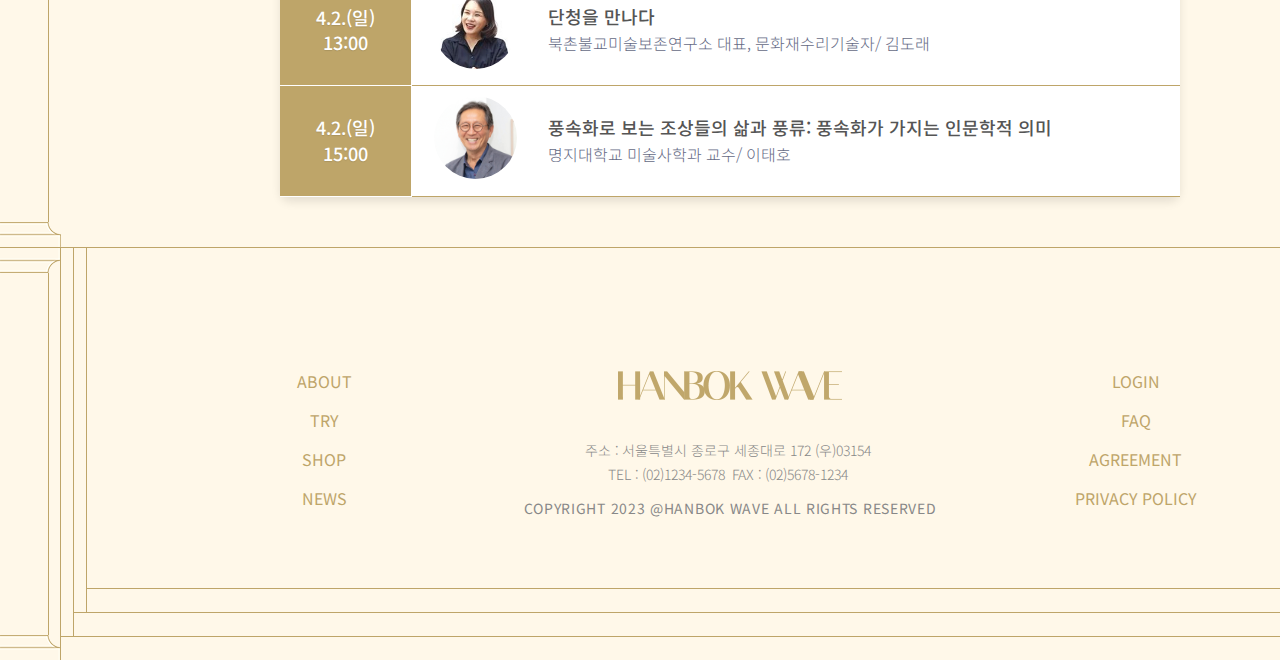
<file: sub/sub_try.html>
<!DOCTYPE html>
<html lang="ko">

<head>
    <meta charset="UTF-8">
    <meta http-equiv="X-UA-Compatible" content="IE=edge">
    <meta name="viewport" content="width=device-width, initial-scale=1.0">
    <title>HANBOK WAVE</title>
    <link rel="icon" type="image/png" sizes="32x32" href="../images/main/favicon.png">
    <!--font-->
    <link rel="preconnect" href="https://fonts.googleapis.com">
    <link rel="preconnect" href="https://fonts.gstatic.com" crossorigin>
    <link
        href="https://fonts.googleapis.com/css2?family=Cormorant+Garamond&family=Noto+Sans+KR:wght@300;400&display=swap"
        rel="stylesheet">
    <!--css-->
    <link rel="stylesheet" href="../css/2.sub_try_style.css">
    <!--js-->
    <script src="https://ajax.googleapis.com/ajax/libs/jquery/3.3.1/jquery.min.js"></script>
    <script src="../js/app.js"></script>
    <script src="../js/motion.js"></script>
</head>

<body>
    <div id="wrap">
        <!--header-->
        <div id="header_wrap">
            <div id="header">
                <div class="header_left">
                    <button id="gnb_open" type="button" class="gnb_btn">
                        <span class="burger">
                            <span class="top"></span>
                            <span class="bottom"></span>
                        </span>
                        <span class="txt">menu</span>
                    </button>
                    <!--모바일버튼-->
                    <button id="mobile_open" type="button" class="gnb_btn">
                        <span class="burger">
                            <span class="top"></span>
                            <span class="bottom"></span>
                        </span>
                        <span class="txt">menu</span>
                    </button>
                </div>
                <div class="header_center">
                    <ul class="header_lnb_left">
                        <li><a href="sub_about.html">ABOUT</a></li>
                        <li><a href="sub_try.html">TRY</a></li>
                    </ul>
                    <div class="header_center_logo">
                        <a href="../index.html"><img src="../images/sub_notice/logo(b).png" alt="상단 로고"></a>
                    </div>menu_bg
                    <ul class="header_center_lnb_right">
                        <li><a href="sub_shop.html">SHOP</a></li>
                        <li><a href="sub_news.html">NEWS</a></li>
                    </ul>
                </div>
                <div class="header_right">
                    <ul class="header_sub_menu">
                        <li class="search">
                            <button type="button" class="search_btn"><img src="../images/main/icon_search(b).png"
                                    alt="검색" width="22"></button>
                        </li>
                        <li class="mypage"><a href="#">LOGIN</a></li>
                    </ul>
                </div>
            </div>
        </div>
        <!--menu_bar_pc-->
        <div class="menu_bg"></div>
        <div class="sidebar_menu">
            <div class="sidebar_logo">
                <a href="../index.html">
                    <img src="../images/main/logo(b).png" alt="로고">
                </a>
            </div>
            <div class="menu_wrap">
                <ul class="gnb menu">
                    <li class="on">
                        <a href="javascript:return false;">About <span class="icon_plus">icon</span> </a>
                        <ul class="submenu">
                            <li><a href="sub_about.html#sub_sec1_title">mission</a></li>
                            <li><a href="sub_about.html#sub_sec2_title">행사개요</a></li>
                            <li><a href="sub_about.html#sub_sec3_title">행사일정</a></li>
                            <li><a href="sub_about.html#sub_sec4_title">오시는 길</a></li>
                        </ul>
                    </li>
                    <li>
                        <a href="sub_try.html">try<span class="icon_plus">icon</span></a>
                        <ul class="submenu">
                            <li><a href="sub_try.html#sub_sec1">공연</a></li>
                            <li><a href="sub_try.html#sub_sec2">전시</a></li>
                            <li><a href="sub_try.html#sub_sec3">체험</a></li>
                            <li><a href="sub_try.html#sub_sec4">강연</a></li>
                        </ul>
                    </li>
                    <li>
                        <a href="sub_shop.html">shop<span class="icon_plus">icon</span></a>
                        <ul class="submenu">
                            <li><a href="sub_shop.html#Board01">all</a></li>
                            <li><a href="sub_shop.html#Board02">clothes</a></li>
                            <li><a href="sub_shop.html#Board03">living</a></li>
                            <li><a href="sub_shop.html#Board04">accessory</a></li>
                        </ul>
                    </li>
                    <li>
                        <a href="sub_news.html">news<span class="icon_plus">icon</span></a>
                        <ul class="submenu">
                            <li><a href="sub_news.html#Board01">notice</a></li>
                            <li><a href="sub_news.html#Board02">media</a></li>
                            <li><a href="sub_news.html#Board03">event</a></li>
                            <li><a href="sub_news.html#Board04">faq</a></li>
                        </ul>
                    </li>
                </ul>
            </div>
            <div class="close_btn">
                <a href="javascript:return false;">
                    <img src="../images/main/icon_close_btn.png">
                </a>
            </div>
        </div>
        <!--top_menu-->
        <div id="top_menu_wrap">
            <div class="top_menu">
                <h2 class="ga_txt sub_title">try</h2>
                <ul>
                    <li><a href="#sub_sec1">공연</a></li>
                    <li><a href="#sub_sec2">전시</a></li>
                    <li><a href="#sub_sec3">체험</a></li>
                    <li><a href="#sub_sec4">강연</a></li>
                </ul>
            </div>
        </div>
        <div class="container">
            <div id="sub_sec1">
                <div class="column_left column_all">
                    <img src="../images/main/column_right.png" alt="기둥상단">
                    <img class="rotate" src="../images/main/column_left.png" alt="기둥하단">
                </div>
                <div class="column_right column_all">
                    <img src="../images/main/column_left.png" alt="기둥상단">
                    <img class="rotate" src="../images/main/column_right.png" alt="기둥하단">
                </div>
                <div class="Performance">
                    <ul>
                        <li class="opening">
                            <a href="javascript:return false">
                                <img src="../images/sub_try/try_event1.png" alt="개막식">
                                <div class="opening p_text">
                                    <h3>개막식</h3>
                                </div>
                            </a>
                            <span>3.31.(금) 18:00/ 광화문광장</span>
                        </li>
                        <li class="perade1">
                            <a href="javascript:return false">
                                <img src="../images/sub_try/try_event3.1.png" alt="정조의화성행차">
                                <div class="perade1 p_text">
                                    <h3>정조의 화성행차 재현</h3>
                                    <p>'출궁 의식'</p>
                                </div>
                            </a>
                            <span>4.1.(토) 14:00 ~ 14:20/ 창덕궁 돈화문 앞 광장</span>
                        </li>
                        <li class="contest">
                            <a href="javascript:return false">
                                <img src="../images/sub_try/try_event4.png" alt="한복뽐내기대회">
                                <div class="contest p_text">
                                    <h3>한복 뽐내기 대회</h3>
                                </div>
                            </a>
                            <span>4.1.(토) 16:00/ 광화문광장</span>
                        </li>
                    </ul>
                    <ul>
                        <li class="fassionshow">
                            <a href="javascript:return false">
                                <img src="../images/sub_try/try_event2.png" alt="한복패션쇼">
                                <div class="fassionshow p_text">
                                    <h3>한복 패션쇼</h3>
                                    <p>'입고 십은 우리 옷, 한복'</p>
                                </div>
                            </a>
                            <span>3.31.(금) 19:00/ 광화문광장</span>
                        </li>
                        <li class="perade2">
                            <a href="javascript:return false">
                                <img src="../images/sub_try/try_event3.2.png" alt="정조의화성행차">
                                <div class="perade2 p_text">
                                    <h3>정조의 화성행차 재현</h3>
                                    <p>'정조의 효심과 애민의 상황극'</p>
                                </div>
                            </a>
                            <span>4.1.(토) 15:00 ~ 15:20/ 광화문광장 북측</span>
                        </li>
                        <li class="concert">
                            <a href="javascript:return false">
                                <img src="../images/sub_try/try_event5.jpg" alt="폐막식">
                                <div class="concert p_text">
                                    <h3>K-Pop공연</h3>
                                </div>
                            </a>
                            <span>4.2.(일) 19:00 / 광화문광장</span>
                        </li>
                    </ul>
                </div>
                <div class="info">
                    <h1>공연 Performances</h1>
                    <div class="text_box">
                        <p>봄의 꽃들이 뿜어내는 향기에 취해
                            <br>한복 자락의 휘날리며 한복의 멋과 미에 빠져보세요!
                            <br>다채로운 행사가 여러분을 기다리고 있습니다.
                        </p>
                    </div>
                </div>
            </div>
            <div id="sub_sec2">
                <div class="column_left column_all">
                    <img src="../images/main/column_right.png" alt="기둥상단">
                    <img class="rotate" src="../images/main/column_left.png" alt="기둥하단">
                </div>
                <div class="column_right column_all">
                    <img src="../images/main/column_left.png" alt="기둥상단">
                    <img class="rotate" src="../images/main/column_right.png" alt="기둥하단">
                </div>
                <div class="sec2_content">
                    <ul class="list">
                        <li>
                            <div class="info">
                                <h1>전시 Exhibitions</h1>
                            </div>
                            <div class="sub_sec2_info">
                                <p>* 장소 : 세종문화회관 미술관 </p>
                                <p>* 기간 : 3.31.(금) ~ 4.30.(일)</p>
                                <p>* 시간 : 오전 10시 30분 ~ 오후 19시</p>
                                <span>(입장마감 오후 6시30분)</span>
                            </div>
                        </li>
                        <li class="Exhibition">
                            <div class="list_image list_image--half ">
                                <figure class="js-image">
                                    <picture>
                                        <img src="../images/sub_try/display1.png" alt="전시1">
                                    </picture>
                                </figure>
                            </div>
                            <div class="list_text">
                                <p class="list_place">● 미술관 1관</p>
                                <h3 class="list_title">신윤복 x 김홍도 ALIVE展</h3>
                                <p class="list_cont">우리나라 회화를 대표하는 장르 중 하나인 풍속화를 대표하는 단원 김홍도와 혜원 신윤복의 작품을 미디어 아트로 만나볼 수
                                    있는 기회!</p>
                            </div>
                        </li>
                        <li class="event">
                            <div class="list_image list_image--half ">
                                <figure class="js-image">
                                    <picture>
                                        <img src="../images/sub_try/display2.png" alt="전시2">
                                    </picture>
                                </figure>
                            </div>
                            <div class="list_text">
                                <p class="list_place">● 미술관 2관</p>
                                <h3 class="list_title">K-콘텐츠 한복 전시</h3>
                                <p class="list_cont">전세계가 빠진 K-컨텐츠의 주역, 넷플릭스의 킹덤과 애플TV 파친코 속 한복을 만나 보세요. 배우들이 실제 착용한 의상과
                                    함께 시대별 한복의 변화도 느끼실 수 있답니다.</p>
                            </div>
                        </li>
                    </ul>
                </div>
            </div>
            <div id="sub_sec3">
                <div class="column_left column_all">
                    <img src="../images/main/column_right.png" alt="기둥상단">
                    <img class="rotate" src="../images/main/column_left.png" alt="기둥하단">
                </div>
                <div class="column_right column_all">
                    <img src="../images/main/column_left.png" alt="기둥상단">
                    <img class="rotate" src="../images/main/column_right.png" alt="기둥하단">
                </div>
                <div class="info">
                    <h1>체험 Experience</h1>
                    <div class="text_box">
                        <p>* 풍속도 그리기, 꽃신 만들기 프로그램은 사전예약을 받고 있습니다. </p>
                        <p>* 사전 예약 프로그램은 수량 소진, 접수 마감으로 인해 조기 종료 될 수 있습니다.</p>
                        <p>* 다양한 현장 이벤트도 운영 중이니, 광화문 광장에서 만나요!</p>
                    </div>
                </div>
                <div class="book_btn">
                    <a href="javascript:return false;">
                        <p>예약하기</p>
                    </a>
                </div>
                <div class="experience">
                    <ul>
                        <li class="drawing">
                            <a href="javascript:return false;">
                                <img src="../images/sub_try/drawing.png" alt="풍속도그리기">
                                <div class="drawing p_text">
                                    <h3>풍속도 그리기</h3>
                                    <p>운영일시 : 12:30/14:00/15:30/17:00</p>
                                    <p>운영방법 : 사전예약</p>
                                </div>
                            </a>
                        </li>
                        <li class="knotting">
                            <a href="javascript:return false;">
                                <img src="../images/sub_try/knotting.png" alt="옷고름매기">
                                <div class="knotting p_text">
                                    <h3>옷고름 매기</h3>
                                    <p>운영일시 : 상시운영</p>
                                    <p>운영방법 : 자율체험</p>
                                </div>
                            </a>
                        </li>
                        <li class="making">
                            <a href="javascript:return false;">
                                <img src="../images/sub_try/making.png" alt="꽃신만들기">
                                <div class="making p_text">
                                    <h3>꽃신 만들기</h3>
                                    <p>운영일시 : 13:00/14:30/16:00/17:30</p>
                                    <p>운영방법 : 사전예약</p>
                                </div>
                            </a>
                        </li>
                        <li class="wearing">
                            <a href="javascript:return false;">
                                <img src="../images/sub_try/wearing.png" alt="한복체험">
                                <div class="wearing p_text">
                                    <h3>한복 체험</h3>
                                    <p>운영일시 : 상시운영</p>
                                    <p>운영방법 : 현장등록</p>
                                </div>
                            </a>
                        </li>
                    </ul>
                    <ul>
                        <li class="palace_tour">
                            <a href="javascript:return false;">
                                <img src="../images/sub_try/palace_tour.png" alt="궁궐투어">
                                <div class="palace_tour p_text">
                                    <h3>궁궐투어</h3>
                                    <p>운영일시 : 상시운영</p>
                                    <p>운영방법 : 자율체험</p>
                                </div>
                            </a>
                        </li>
                        <li class="hanok_tour">
                            <a href="javascript:return false;">
                                <img src="../images/sub_try/hanok_tour.png" alt="한옥마을투어">
                                <div class="hanok_tour p_text">
                                    <h3>한옥마을투어</h3>
                                    <p>운영일시 : 상시운영</p>
                                    <p>운영방법 : 자율체험</p>
                                </div>
                            </a>
                        </li>
                        <li class="hanbok_styling">
                            <a href="javascript:return false;">
                                <img src="../images/sub_try/hanbok_styling.png" alt="한복스타일링">
                                <div class="hanbok_styling p_text">
                                    <h3>한복 스타일링</h3>
                                    <p>운영일시 : 13:00/14:30/16:00/17:30</p>
                                    <p>운영방법 : 사전예약</p>
                                </div>
                            </a>
                        </li>
                        <li class="lovetest">
                            <a href="javascript:return false;">
                                <img src="../images/sub_try/lovetest.png" alt="연애테스트">
                                <div class="lovetest p_text">
                                    <h3>연인 궁합 테스트</h3>
                                    <p>운영일시 : 상시운영</p>
                                    <p>운영방법 : 현장등록</p>
                                </div>
                            </a>
                        </li>
                    </ul>
                </div>
            </div>
            <div id="sub_sec4">
                <div class="column_left column_all">
                    <img src="../images/main/column_right.png" alt="기둥상단">
                    <img class="rotate" src="../images/main/column_left.png" alt="기둥하단">
                </div>
                <div class="column_right column_all">
                    <img src="../images/main/column_left.png" alt="기둥상단">
                    <img class="rotate" src="../images/main/column_right.png" alt="기둥하단">
                </div>
                <div class="info">
                    <h1>강연 Lectures</h1>
                    <div class="text_box">
                        <p>* 장소 : 세종문회회관 강의실 1(스퀘어홀)</p>
                        <p>* 수용가능 인원으로 인해 사전예약으로 진행됩니다. </p>
                        <p>* 현장 접수는 사전 예약을 우선으로 진행됨에 따라 조기 마감될 수 있습니다.</p>
                    </div>
                </div>
                <div class="book_btn">
                    <a href="javascript:return false;">
                        <p>예약하기</p>
                    </a>
                </div>
                <table class="table_fill">
                    <tr>
                        <th class="text_center">4.1.(토)
                            <br> 10:00
                        </th>
                        <td class="text_center">
                            <img src="../images/sub_try/1.speaker.png" alt="조경숙">
                        </td>
                        <td>
                            <strong>100년 전, 우리한복& 체험 <금박주머니 만들기></strong>
                                <br>서울시 무형문화재 제11호 침선장 이수자/ 조경숙
                        </td>
                    </tr>
                    <tr>
                        <th class="text_center">4.1.(토)
                            <br> 13:00
                        </th>
                        <td class="text_center">
                            <img src="../images/sub_try/2.speaker.png" alt="임영주">
                        </td>
                        <td>
                             <strong>우리나라 직물무늬 상징과 아름다움</strong> 
                            <br>한-명품공예미술관 관장/ 임영주
                        </td>
                    </tr>
                    <tr>
                        <th class="text_center">4.1.(토)
                            <br> 15:00
                        </th>
                        <td class="text_center">
                            <img src="../images/sub_try/3.speaker.png" alt="백남주">
                        </td>
                        <td>
                            <strong>한복이 있는 옛 그림 이야기 – 신윤복, 김홍도 중심으로</strong> 
                            <br>큐레이터/ 백남주
                        </td>
                    </tr>
                    <tr>
                        <th class="text_center">4.2.(일)
                            <br> 10:00
                        </th>
                        <td class="text_center">
                            <img src="../images/sub_try/4.speaker.png" alt="유수정">
                        </td>
                        <td>
                            <strong>역사 드라마 의상 제작의 실제</strong> 
                            <br>KBS 아트비전 의상제작부 부장/ 유수정
                        </td>
                    </tr>
                    <tr>
                        <th class="text_center">4.2.(일)
                            <br> 13:00
                        </th>
                        <td class="text_center">
                            <img src="../images/sub_try/5.speaker.png" alt="김도래">
                        </td>
                        <td>
                            <strong>단청을 만나다</strong> 
                            <br>북촌불교미술보존연구소 대표, 문화재수리기술자/ 김도래
                        </td>
                    </tr>
                    <tr>
                        <th class="text_center">4.2.(일)
                            <br> 15:00
                        </th>
                        <td class="text_center">
                            <img src="../images/sub_try/6.speake.png" alt="이태호">
                        </td>
                        <td>
                           <strong>풍속화로 보는 조상들의 삶과 풍류: 풍속화가 가지는 인문학적 의미</strong>  
                            <br>명지대학교 미술사학과 교수/ 이태호
                        </td>
                    </tr>
                </table>
            </div>
        </div>
        <!--pc footer-->
        <div id="footer_wrap" class="column">
            <div class="column_left column_all">
                <img src="../images/main/column_right.png" alt="기둥상단">
                <img class="rotate" src="../images/main/column_left.png" alt="기둥하단">
            </div>
            <div class="column_right column_all">
                <img src="../images/main/column_left.png" alt="기둥상단">
                <img class="rotate" src="../images/main/column_right.png" alt="기둥하단">
            </div>
            <div class="footer_deco">
                <div class="deco1">
                    <div class="deco2">
                        <div class="deco3">
                        </div>
                    </div>
                </div>
            </div>
            <div id="footer">
                <div class="foot_cont">
                    <ul class="footer_lnb">
                        <li><a href="sub_about.html">About</a></li>
                        <li><a href="sub_try.html">try</a></li>
                        <li><a href="sub_shop.html">shop</a></li>
                        <li><a href="sub_news.html">News</a></li>
                    </ul>
                </div>
                <div class="foot_cont">
                    <div class="foot_logo">
                        <a href="../index.html"><img src="../images/main/logo(b).png" alt="하단로고"></a>
                    </div>
                    <div class="foot_info">
                        <div class="foot_info_list">
                            <dl>
                                <dt>주소 :</dt>
                                <dd>서울특별시 종로구 세종대로 172 (우)03154</dd>
                            </dl>
                        </div>
                        <div class="foot_info_list">
                            <dl>
                                <dt>TEL :</dt>
                                <dd>(02)1234-5678</dd>
                            </dl>
                            <dl>
                                <dt>FAX :</dt>
                                <dd>(02)5678-1234</dd>
                            </dl>
                        </div>
                        <p class="copyright"> <span>COPYRIGHT 2023 @HANBOK WAVE</span> <span>ALL RIGHTS RESERVED</span>
                        </p>
                    </div>
                </div>
                <div class="foot_cont">
                    <ul class="footer_lnb">
                        <li><a href="javascript:return false;">login</a></li>
                        <li><a href="sub_news.html#Board04">faq</a></li>
                        <li><a href="javascript:return false;">agreement</a></li>
                        <li><a href="javascript:return false;"> <span>privacy</span> <span> policy</span></a></li>
                    </ul>
                </div>
            </div>
        </div>
        <!--btn_top-->
        <div class="btn_top">
            <a href="sub_about.html#header_wrap">
                <img src="../images/main/btn_top.png" alt="상단으로이동">
            </a>
        </div>
    </div>
</body>

</html>
</file>
<file: css/1.sub_about_style.css>
@charset "UTF-8";

* {
    margin: 0;
    padding: 0;
    box-sizing: border-box;
}

li {
    list-style: none;
}

a {
    color: #777;
    text-decoration: none;
}

body {
    font-family: 'Noto Sans KR', sans-serif;
    font-size: 16px;
    line-height: 1.6em;
    color: #666;
    background: #fff8e9;
}

/*pc*/
#wrap {
    position: relative;
    background-color: #fff8e9;
}

#nav_wrap {
    display: none;
}

#mobile_open {
    display: none;
}

/*pc_header*/
#header_wrap {
    position: absolute;
    top: 20px;
    left: 0;
    right: 0;
    width: 98%;
    z-index: 99;
}

#header {
    width: 1460px;
    margin: 0 auto;
    display: flex;
    font-size: 0;
}

/*menu_bar*/
.menu_btn {
    text-align: left;
    padding: 10px;
}

.menu_bg {
    width: 100%;
    height: 100%;
    background: rgba(255, 255, 255, 0.7);
    position: absolute;
    top: 0;
    display: none;
    z-index: 15;
}

.sidebar_menu {
    display: none;
    width: 100%;
    height: 480px;
    position: absolute;
    top: -100%;
    left: 0;
    z-index: 999;
    padding: 15px 0 10px;
    /*서브배경*/
    text-align: center;
    background-color: rgb(241, 228, 213);
    background-image: url(../images/main/menubar_bg.png);
    background-repeat: repeat-x;
    background-position: 50% top;
}

.close_btn {
    position: absolute;
    top: 44px;
    left: 8.15%;
    width: 30px;
    height: 30px;
}

.close_btn>a {
    display: block;
    width: 100%;
    height: 100%;
}

/*pc 사이드바_서브메뉴*/
.menu li a span.icon_plus {
    display: none;
}

.sidebar_menu .sidebar_logo {
    text-align: center;
    padding: 10px 0 130px;
    border-top: 1px solid #bea569;
    border-bottom: 1px solid #bea569;
}

.menu_wrap {
    margin-top: 5px;
    border-top: 1px solid #bea569;
    border-bottom: 1px solid #bea569;
}

.menu_wrap:after {
    content: '';
    width: 100%;
    height: 1px;
    background: #bea569;
    position: absolute;
    top: 270px;
    left: 0;
}

.menu {
    width: 1460px;
    margin: 0 auto;
    display: flex;
    justify-content: space-between;
}

.menu>li {
    display: inline-block;
    width: 25%;
    text-align: center;
}

.menu li a {
    display: block;
    color: #bea569;
    text-transform: uppercase;
    font-size: 20px;
    font-weight: 300;
    line-height: 50px;
}

.menu .submenu {
    padding: 10px 0;
    text-align: center;
}

.menu .submenu li {
    width: 100%;
    padding: 5px 0;
    text-align: center;
}

.submenu li a {
    display: inline-block;
    color: #888;
    text-transform: uppercase;
    font-size: 16px;
    line-height: 1.6;
    font-weight: 300;
    border-bottom: none;
}

/*헤더(왼쪽)*/
.header_left {
    width: 16.7%;
    text-align: center;
}

.gnb_btn .burger {
    display: inline-block;
    vertical-align: middle;
    padding: 20px 0;
}

.gnb_btn .burger .bottom {
    margin-top: 4px;
}

.gnb_btn .burger>span {
    width: 20px;
    height: 2px;
    background: #bea569;
    display: block;
}

.gnb_btn {
    font-size: 14px;
    text-transform: uppercase;
    color: #bea569;
    padding-top: 5px;
}

.gnb_btn .txt {
    margin-left: 11px;
    vertical-align: middle;
    letter-spacing: 0.15em;
}

/*헤더(중앙)*/
.header_center {
    width: 40%;
    margin: 0 auto;
    display: flex;
}

.header_lnb_left {
    width: 39%;
    display: flex;
    justify-content: flex-start;
    font-size: 0;
}

.header_lnb_left li {
    width: 40%;
    display: inline-block;
    box-sizing: border-box;
    text-align: center;
}

.header_lnb_left li a {
    display: block;
    color: #bea569;
    padding: 17px 0;
    font-size: 14px;
    letter-spacing: 0.15em;
}

.header_center_logo {
    width: 55%;
    text-align: center;
}

.header_center_logo img {
    display: inline-block;
    max-width: 100%;
    vertical-align: top;
    margin-top: 10px;
}

.header_center_lnb_right {
    width: 39%;
    font-size: 0;
    display: flex;
    flex-direction: row;
    justify-content: flex-end;
}

.header_center_lnb_right li {
    width: 40%;
    display: inline-block;
    box-sizing: border-box;
    text-align: center;
    justify-content: flex-end;
}

.header_center_lnb_right li a {
    display: block;
    color: #bea569;
    padding: 17px 0;
    font-size: 14px;
    letter-spacing: 0.15em;
}

/*헤더(오른쪽)*/
.header_right {
    width: 16.7%;
}

.header_sub_menu {
    display: flex;
    justify-content: space-evenly
}

.header_sub_menu li {
    justify-content: space-between;
    height: 50px;
    padding: 17px 0;
}

.header_sub_menu li a {
    display: block;
    font-size: 14px;
    color: #bea569;
    letter-spacing: 0.15em;
}

button {
    border: 0 none;
    background-color: transparent;
    cursor: pointer;
    font-size: 16px;
    vertical-align: middle
}

/*상단 메뉴*/
#top_menu_wrap {
    width: 1460px;
    margin: 0 auto;
    height: 400px;
    border-bottom: 1px solid #bea569;
}

.top_menu {
    padding-top:205px;
}

.ga_txt {
    font-family: 'Cormorant Garamond', serif;
}

.sub_title {
    text-align: center;
    color: #bea569;
    font-size: 35px;
    font-weight: normal;
    text-transform: uppercase;
}

.top_menu ul {
    padding-top: 50px;
    text-align: center;
}

.top_menu ul li{
	cursor:pointer;
	display:inline-block;
    padding: 0 20px;
}

.top_menu ul li a {
    display: block;
    font-size: 18px;
    text-transform: uppercase;
    letter-spacing: 0;
    font-weight: normal;
}

.top_menu ul li a:hover{
	color:#8C181B;	
}

/*container*/
#container {
    width: 1460px;
    margin: 0 auto;
}

/*sub_sec1*/
.sub_sec1_wrap {
    position: relative;
    border-bottom: 1px solid #bea569;
}

.sub_sec1 {
    width: 1460px;
    margin: 0 auto;
    text-align: center;
}

.column_left {
    position: absolute;
    top: 0;
    left: 0;
    width: 61px;
    height: 100%;
}

.column_left img {
    max-width: 100%;
}

.column_left:before {
    right: 12px;
    content: '';
    width: 1px;
    background: #bea569;
    position: absolute;
}

.column_all:before {
    top: 25px;
    bottom: 25px;
}

.column_left .rotate {
    transform: rotate(180deg);
    position: absolute;
    bottom: 0;
    left: 0;
    z-index: 10;
}

.column_right {
    position: absolute;
    top: 0;
    right: 0;
    width: 61px;
    height: 100%;
}

.column_right img {}

.column_right:before {
    left: 12px;
    content: '';
    width: 1px;
    background: #bea569;
    position: absolute;
}

.column_right .rotate {
    transform: rotate(180deg);
    position: absolute;
    bottom: 0;
    right: 0;
    z-index: 10;
}

#sub_sec1_title p,
#sub_sec2_title p,
#sub_sec3_title p,
#sub_sec4_title p {
    text-align: center;
    text-transform: uppercase;
    font-size: 18px;
    font-weight: 500;
    color: #bea569;
    padding: 20px 0;
    letter-spacing: 0;
}

#sub_sec1_title p span:before,
#sub_sec1_title p span:after,
#sub_sec2_title p span:before,
#sub_sec2_title p span:after,
#sub_sec3_title p span:before,
#sub_sec3_title p span:after,
#sub_sec4_title p span:before,
#sub_sec4_title p span:after {
    content: '';
    width: 145px;
    height: 11px;
    background: url(../images/main/title_deco.png) center center no-repeat;
    background-size: 100%;
    display: inline-block;
    vertical-align: middle;
    margin: -4px 16px 0;
}

.sub_sec1_cont .img_box {
    height: 735px;
    background-image: url(../images/sub_notice/notice_sec1_bg.jpg);
    background-repeat: no-repeat;
    background-position: center;
    background-size: cover;
    opacity: 0.9;
    animation: ani 15s infinite;
}

@keyframes ani{
    0%{background-image: url(../images/sub_notice/notice_sec1_bg.jpg);}
    25%{background-image: url(../images/sub_notice/notice_sec1.2_bg.jpg);}
    50%{background-image: url(../images/sub_notice/notice_sec1.3_bg.jpg);}
    75%{background-image: url(../images/sub_notice/notice_sec1.4_bg.jpg);}
    100%{background-image: url(../images/sub_notice/notice_sec1.7_bg.png);}
}

.sub_sec1_cont .text_box{
    position:absolute;
    top:55% ;
    left:50%;
    transform: translate(-50%,-50%);    
}

strong{
    display: block;
    font-size: 45px;
    color: #fff;
    margin-bottom: 35px;
    line-height: 20px;
}

.v_line {
    display: inline-block;
    border-left : thin solid #fff;
    height : 80px;
  }

.mission_cont p{
    padding-bottom: 20px;
    color: #fff;
    line-height: 20px;
}
.mission_cont p:nth-child(2){
    padding: 0;
}

/*sub_sec2*/
.sub_sec2_wrap {
    position: relative;
    border-bottom: 1px solid #bea569;
}

.sub_sec2 {
    width: 1460px;
    margin: 0 auto;
}

.sub_sec2_cont {
    display: table;
    width: 93.4%;
    margin: 0 auto;
    border-top: 1px solid #bea569;
}

.sub_sec2_cont>div {
    display: table-cell;
    vertical-align: middle;
}

.sub_sec2_cont .left {
    border-right: 1px solid #bea569;
}

.sub_sec2_cont .text_box {
    padding-left: 90px;
    color: #bea569;
    font-size: 18px;
    line-height: 1.6;
}

.sub_sec2_cont .btn {
    font-size: 16px;
    background-color: #bea569;
    color: #fff;}

    .btn {
        display: inline-block;
        padding: 8px 16px;
        border-radius: 5px;
        margin: 45px 8px 10px}

.sub_sec2_cont .right {
    width: 50%;
    background: #fbf1db;
    padding: 50px;
    text-align: center;
}

.sub_sec2_cont .right {}

.sub_sec2_cont .right img {
    max-width: 100%;
}

/*sub_sec3*/
.sub_sec3_wrap {
    position: relative;
    border-bottom: 1px solid #bea569;
}

.sub_sec3 {
    width: 1460px;
    margin: 0 auto;
}

.sub_sec1_cont,
.sub_sec3_cont,
.sub_sec4_cont {
    width: 93.4%;
    margin: 0 auto;
    border-top: 1px solid #bea569;
}
 
 /*** Table Styles **/
 
 .table_fill {
   background: white;
   border-radius:3px;
   border-collapse: collapse;
   height: 320px;
   margin: 50px auto;
   max-width: 1200px;
   padding:5px;
   width: 100%;
   box-shadow: 0 5px 10px rgba(0, 0, 0, 0.1);
   animation: float 5s infinite;
 }
  
 th {
   color:#fff;
   background:#bea569;
   border-bottom: 1px solid #fff;
   border-right: 1px solid #fff;
   font-size:20px;
   font-weight: 300;
   padding:24px;
   text-shadow: 0 1px 1px rgba(0, 0, 0, 0.1);
   vertical-align:middle;
 }
 
 th:first-child {
   border-top-left-radius:3px;
 }
  
 th:last-child {
   border-top-right-radius:3px;
   border-right:none;
 }
   
 tr {
   border-top: 1px solid #bea569;
   border-bottom: 1px solid #bea569;
   color:#666B85;
   font-size:16px;
   font-weight:normal;
   text-shadow: 0 1px 1px rgba(256, 256, 256, 0.1);
 }
  
 tr:hover td {
   background:#D7C59A;
   color:#FFF;
   border-top: 1px solid #fff;
 }
  
 tr:first-child {
   border-top:none;
 }
 
 tr:last-child {
   border-bottom:none;
 }
  
 tr:nth-child(odd) td {
   background:#fbf1db;
 }
  
 tr:nth-child(odd):hover td {
   background:#D7C59A;
 }
 
 tr:last-child td:first-child {
   border-bottom-left-radius:3px;
 }
  
 tr:last-child td:last-child {
   border-bottom-right-radius:3px;
 }
  
 td {
   background:#FFFFFF;
   padding:20px;
   text-align:left;
   vertical-align:middle;
   font-weight:300;
   font-size:16px;
   border-right: 1px solid #bea569;
 }
 
 td:last-child {
   border-right: 0px;
 }
 
 th.text_left {
   text-align: left;
 }
 
 th.text_center {
   text-align: center;
 }
 
 td.text_left {
   text-align: left;
 }
 
 td.text_center {
   text-align: center;
 }
 

/*sub_sec4*/

.sub_sec4_wrap {
    position: relative;
    border-bottom: 1px solid #bea569;
}

.sub_sec4 {
    width: 1460px;
    margin: 0 auto;
}

.sub_sec4_cont {
    text-align: center;
    padding-top: 30px;
}

.sub_sec4_cont .map_box {
    margin: 10px auto;
    display: block;
}

.sub_sec4_cont .map_traffic {
    display: block;
    padding-bottom: 50px;
}

.map_traffic img{
    max-width: 60%;
}

/*pc_footer*/
#footer_wrap_mobile {
    display: none;
}

#footer_wrap {
    width: 1460px;
    margin: 0 auto;
    background-color: #fff8e9;
    position: relative;
}

/*footer_deco*/
.footer_deco div {
    height: 100%;
    position: absolute;
    bottom: 0;
    border-left: 1px solid #bea569;
    border-right: 1px solid #bea569;
    padding: 0 12px 24px;
}

.footer_deco div:before {
    content: '';
    width: 100%;
    height: 24px;
    border-top: 1px solid #bea569;
    background: #fff8e9;
    position: absolute;
    bottom: 0;
    left: 0;
    box-sizing: border-box;
    z-index: 2;
}

.footer_deco .deco1 {
    left: 60px;
    right: 60px;
}

.footer_deco .deco2 {
    left: 12px;
    right: 12px;
}

.footer_deco .deco2:before {
    bottom: 24px;
}

.footer_deco .deco3 {
    left: 12px;
    right: 12px;
}

.footer_deco .deco3:before {
    bottom: 48px;
}

#footer {
    max-width: 1460px;
    margin: 0 auto;
    display: table;
    padding: 88px 13% 115px;
    z-index: 10;
    overflow: hidden;
    position: relative;
}

.foot_cont {
    overflow: hidden;
    padding: 20px 0 20px 0;
    color: #888;
    font-weight: 300;
    font-size: 14px;
    line-height: 1.7;
    text-align: center;
    display: table-cell;
    vertical-align: middle;
    width: 15%;
}

.foot_cont:nth-child(2) {
    width: 40%;
}

.footer_lnb li {
    font-size: 16px;
    margin: 12px 0;
}

.footer_lnb a {
    color: #bea569;
    text-transform: uppercase;
    letter-spacing: 0;
    font-weight: normal;
}

.foot_cont .foot_logo {
    width: 256px;
    padding: 0 0 20px;
    margin: 0 auto;
}

.foot_cont .foot_logo img {
    max-width: 100%;
}

.foot_info_list {
    overflow: hidden;
    width: 100%;
}

.foot_cont .foot_info_list dl {
    display: inline-block;
    vertical-align: top;
}

.foot_cont .foot_info_list dt {
    float: left;
}

.foot_cont .foot_info_list dd {
    float: left;
    padding: 0 3px;
}

.copyright {
    width: 100%;
    margin-top: 10px;
    font-weight: normal;
    letter-spacing: 0.05em;
}

/*스크롤바_top*/
.btn_top img {
    margin: 0 auto;
    display: block;
    width: 66px;
}

.btn_top {
    position: fixed;
    right: 15px;
    bottom: 35px;
    z-index: 10;
}

.btn_top:hover {
    opacity: 0.8;
}
</file>
<file: css/4.sub_news_style.css>
@charset "UTF-8";

* {
    margin: 0;
    padding: 0;
    box-sizing: border-box;
}

li {
    list-style: none;
}

a {
    color: #777;
    text-decoration: none;
}

body {
    font-family: 'Noto Sans KR', sans-serif;
    font-size: 16px;
    line-height: 1.6em;
    color: #666;
    background: #fff8e9;
}

/*pc*/
#wrap {
    position: relative;
    background-color: #fff8e9;
}

#nav_wrap {
    display: none;
}

#mobile_open {
    display: none;
}

/*pc_header*/
#header_wrap {
    position: absolute;
    top: 20px;
    left: 0;
    right: 0;
    width: 98%;
    z-index: 99;
}

#header {
    width: 1460px;
    margin: 0 auto;
    display: flex;
    font-size: 0;
}

/*menu_bar*/
.menu_btn {
    text-align: left;
    padding: 10px;
}

.menu_bg {
    width: 100%;
    height: 100%;
    background: rgba(255, 255, 255, 0.7);
    position: absolute;
    top: 0;
    display: none;
    z-index: 15;
}

.sidebar_menu {
    display: none;
    width: 100%;
    height: 480px;
    position: absolute;
    top: -100%;
    left: 0;
    z-index: 999;
    padding: 15px 0 10px;
    /*서브배경*/
    text-align: center;
    background-color: rgb(241, 228, 213);
    background-image: url(../images/main/menubar_bg.png);
    background-repeat: repeat-x;
    background-position: 50% top;
}

.close_btn {
    position: absolute;
    top: 44px;
    left: 8.15%;
    width: 30px;
    height: 30px;
}

.close_btn>a {
    display: block;
    width: 100%;
    height: 100%;
}

/*pc 사이드바_서브메뉴*/
.menu li a span.icon_plus {
    display: none;
}

.sidebar_menu .sidebar_logo {
    text-align: center;
    padding: 10px 0 130px;
    border-top: 1px solid #bea569;
    border-bottom: 1px solid #bea569;
}

.menu_wrap {
    margin-top: 5px;
    border-top: 1px solid #bea569;
    border-bottom: 1px solid #bea569;
}

.menu_wrap:after {
    content: '';
    width: 100%;
    height: 1px;
    background: #bea569;
    position: absolute;
    top: 270px;
    left: 0;
}

.menu {
    width: 1460px;
    margin: 0 auto;
    display: flex;
    justify-content: space-between;
}

.menu>li {
    display: inline-block;
    width: 25%;
    text-align: center;
}

.menu li a {
    display: block;
    color: #bea569;
    text-transform: uppercase;
    font-size: 20px;
    font-weight: 300;
    line-height: 50px;
}

.menu .submenu {
    padding: 10px 0;
    text-align: center;
}

.menu .submenu li {
    width: 100%;
    padding: 5px 0;
    text-align: center;
}

.submenu li a {
    display: inline-block;
    color: #888;
    text-transform: uppercase;
    font-size: 16px;
    line-height: 1.6;
    font-weight: 300;
    border-bottom: none;
}

/*헤더(왼쪽)*/
.header_left {
    width: 16.7%;
    text-align: center;
}

.gnb_btn .burger {
    display: inline-block;
    vertical-align: middle;
    padding: 20px 0;
}

.gnb_btn .burger .bottom {
    margin-top: 4px;
}

.gnb_btn .burger>span {
    width: 20px;
    height: 2px;
    background: #bea569;
    display: block;
}

.gnb_btn {
    font-size: 14px;
    text-transform: uppercase;
    color: #bea569;
    padding-top: 5px;
}

.gnb_btn .txt {
    margin-left: 11px;
    vertical-align: middle;
    letter-spacing: 0.15em;
}

/*헤더(중앙)*/
.header_center {
    width: 40%;
    margin: 0 auto;
    display: flex;
}

.header_lnb_left {
    width: 39%;
    display: flex;
    justify-content: flex-start;
    font-size: 0;
}

.header_lnb_left li {
    width: 40%;
    display: inline-block;
    box-sizing: border-box;
    text-align: center;
}

.header_lnb_left li a {
    display: block;
    color: #bea569;
    padding: 17px 0;
    font-size: 14px;
    letter-spacing: 0.15em;
}

.header_center_logo {
    width: 55%;
    text-align: center;
}

.header_center_logo img {
    display: inline-block;
    max-width: 100%;
    vertical-align: top;
    margin-top: 10px;
}

.header_center_lnb_right {
    width: 39%;
    font-size: 0;
    display: flex;
    flex-direction: row;
    justify-content: flex-end;
}

.header_center_lnb_right li {
    width: 40%;
    display: inline-block;
    box-sizing: border-box;
    text-align: center;
    justify-content: flex-end;
}

.header_center_lnb_right li a {
    display: block;
    color: #bea569;
    padding: 17px 0;
    font-size: 14px;
    letter-spacing: 0.15em;
}

/*헤더(오른쪽)*/
.header_right {
    width: 16.7%;
}

.header_sub_menu {
    display: flex;
    justify-content: space-evenly
}

.header_sub_menu li {
    justify-content: space-between;
    height: 50px;
    padding: 17px 0;
}

.header_sub_menu li a {
    display: block;
    font-size: 14px;
    color: #bea569;
    letter-spacing: 0.15em;
}

button {
    border: 0 none;
    background-color: transparent;
    cursor: pointer;
    font-size: 16px;
    vertical-align: middle
}

/*상단 메뉴*/
#top_menu_wrap {
    width: 1460px;
    margin: 0 auto;
    height: 400px;
    border-bottom: 1px solid #bea569;
}

.top_menu {
    padding-top:205px;
}

.ga_txt {
    font-family: 'Cormorant Garamond', serif;
}

.sub_title {
    text-align: center;
    color: #bea569;
    font-size: 35px;
    font-weight: normal;
    text-transform: uppercase;
}

#box1 {
    padding-top: 50px;
    text-align: center;
}

#box1>li {
    display: inline-block;
    padding: 0 20px;
    font-size: 18px;
    text-transform: uppercase;
    letter-spacing: 0;
    font-weight: normal;
}

.tap{
	cursor:pointer;
	display:inline-block;
}

.tap:hover{
	color:#8C181B;	
    font-weight: bold;
}

.opacity{
	color:#8C181B;
	font-weight: bold;
}

#box1>li.on>.box1_1{
	width:100%;
	padding:20px;
	box-sizing:border-box;
}

#box1>li>.box1_1{
	height:0;
	overflow:hidden;
}

#Board01,#Board02,#Board03,#Board04 {
    width: 1460px;
    margin: 0 auto;
    position: relative;
}

/*좌우 기둥*/
.column_left {
    position: absolute;
    top: 0;
    left: 0;
    width: 61px;
    height: 100%;
}

.column_left img {
    max-width: 100%;
}

.column_left:before {
    right: 12px;
    content: '';
    width: 1px;
    background: #bea569;
    position: absolute;
}

.column_all:before {
    top: 25px;
    bottom: 25px;
}

.column_left .rotate {
    transform: rotate(180deg);
    position: absolute;
    bottom: 0;
    left: 0;
}

.column_right {
    position: absolute;
    top: 0;
    right: 0;
    width: 61px;
    height: 100%;
}

.column_right img {}

.column_right:before {
    left: 12px;
    content: '';
    width: 1px;
    background: #bea569;
    position: absolute;
}

.column_right .rotate {
    transform: rotate(180deg);
    position: absolute;
    bottom: 0;
    right: 0;
}


/*공지 테이블*/
table {
    border-collapse: collapse;
    border-spacing: 0;
}

.notice, .media {
    padding: 80px 0;
}

#board-search .search-window {
    padding: 15px 0;
    background-color: #FBF1DB;
}

#board-search .search-window .search-wrap {
    position: relative;
    /*   padding-right: 124px; */
    margin: 0 auto;
    width: 80%;
    max-width: 564px;
}

#board-search .search-window .search-wrap input {
    height: 40px;
    width: 100%;
    font-size: 14px;
    padding: 7px 14px;
    border: 1px solid #ECE0C3;
}

#board-search .search-window .search-wrap input:focus {
    border-color: #bea569;
    outline: 0;
    border-width: 1px;
}

#board-search .search-window .search-wrap .btn {
    position: absolute;
    right: 0;
    top: 0;
    bottom: 0;
    width: 108px;
    padding: 0;
    font-size: 16px;
}

.board-table {
    font-size: 16px;
    width: 100%;
    border-top: 1px solid #bea569;
    border-bottom: 1px solid #bea569;
}

.board-table a {
    color: #666;
    font-weight: 300;
    display: inline-block;
    line-height: 1.4;
    word-break: break-all;
    vertical-align: middle;
}

.board-table a:hover {
    text-decoration: underline;
}

.board-table th {
    text-align: center;
}

.board-table .th-num {
    width: 100px;
    text-align: center;
}

.board-table .th-date {
    width: 200px;
}

.board-table th,
.board-table td {
    padding: 14px 0;
}

.board-table tbody td {
    border-top: 1px solid #ECE0C3;
    text-align: center;
    font-weight: 300;
}

.board-table tbody th {
    padding-left: 28px;
    padding-right: 14px;
    border-top: 1px solid #ECE0C3;
    text-align: left;
}

.board-table tbody th p {
    display: none;
}

.btn {
    display: inline-block;
    padding: 0 30px;
    font-size: 15px;
    font-weight: 400;
    background: transparent;
    text-align: center;
    white-space: nowrap;
    vertical-align: middle;
    -ms-touch-action: manipulation;
    touch-action: manipulation;
    cursor: pointer;
    -webkit-user-select: none;
    -moz-user-select: none;
    -ms-user-select: none;
    user-select: none;
    border: 1px solid transparent;
    text-transform: uppercase;
    -webkit-border-radius: 0;
    -moz-border-radius: 0;
    border-radius: 0;
    -webkit-transition: all 0.3s;
    -moz-transition: all 0.3s;
    -ms-transition: all 0.3s;
    -o-transition: all 0.3s;
    transition: all 0.3s;
}

.btn-dark {
    background: #bea569;
    color: #fff;
}

.btn-dark:hover,
.btn-dark:focus {
    background: #8C181B;
    border-color: #8C181B;
    color: #fff;
}

/* reset */
.clearfix:after {
    content: '';
    display: block;
    clear: both;
}

.container {
    width: 1100px;
    margin: 0 auto;
}

.blind {
    position: absolute;
    overflow: hidden;
    clip: rect(0 0 0 0);
    margin: -1px;
    width: 1px;
    height: 1px;
}

/*event*/
.event {
    width: 1100px;
    margin: 50px auto;
    position: relative;
}

.event>.event_list>li {
    margin-bottom: 25px;
    background: #fff;
}

.event_list {
    width: 100%;
    font-size: 0;
}

.event ul li {
    display: inline-block;
    position: relative;
    width: 100%;
    margin: 0 0 40px 0;
    font-size: 13px;
    text-align: left;
}

.event_cont {
    display: table;
    table-layout: fixed;
    width: 100%;
}

.event_img {
    border: 0;
    overflow: hidden;
    display: table-cell;
    position: relative;
    width: auto;
    /* min-height: 200px; */
    text-align: center;
    border: 1px solid #ebebeb;
    vertical-align: middle;
}

img {
    max-width: 100%;
    border: 0;
    outline: none;
    vertical-align: top;
}

.event_info {
    padding: 0 76px;
    display: inline-block;
}

.list_right {
    position: absolute;
    top: 50%;
    transform: translateY(-50%);
    -webkit-transform: translateY(-50%);
    -ms-transform: translateY(-50%);
}

.event_info .event_day {
    margin: 5px 0 3px 0;
}

.event_info .day {
    font-weight: 500;
    font-size: 15px;
    color: #a9a9a9;
    letter-spacing: 1.5px;
}

.event_tit {
    display: table-cell;
    margin: 5px 0 0 0;
    text-align: left;
    vertical-align: middle;
}

.event_tit .text {
    display: block;
    margin: 28px 0 5px 0;
}

.event_info .event_tit strong {
    font-size: 25px;
    font-weight: 500;
    letter-spacing: -1.25px;
    color: #373737;
}

/*Faq*/
#sub_sec4_wrap {
    width: 1100px;
    margin: 50px auto;
    padding: 10px;
  }
  
  .faq {
    padding: 55px 0;
    text-align: center;
    border-radius: 10px;
  }
  
  .faq__question {
    margin: 5px;
    background-color: #F9E8C3;
    border-radius: 10px;
    cursor: pointer;
    padding: 10px;
    width: 55%;
    text-align: left;
    border: none;
    outline: none;
    transition: 0.4s;
    color: #4c4030;
    font-size: 16px;
    font-weight: 300;
    line-height: 1.5;
    position: relative;
    padding-left: 40px;
    transition: all 0.2s ease;
  }
  
  .faq__question:after {
    content: "\002B";
    position: absolute;
    left: 10px;
    font-size: 18px;
  }
  
  .faq__question_active:after {
    transform: rotate(45deg);
  }
  
  .faq__subtitle {
    font-size: 18px;
    font-weight: 400;
    line-height: 1.55;
    padding-top: 8px;
    padding-bottom: 10px;
  }
  
  .faq__panel {
    display: none;
    width: 720px;
    text-align: left;
    font-size: 16px;
    line-height: 1.5;
    max-width: 50%;
    overflow: hidden;
    margin: 0 auto;
  }
  
  .faq__question:hover {
    background-color: #bea569;
    color: #fff;
  }
  
  .faq__panel_active {
    display: block;
  }

  .faq__answer{
    font-weight: 300;
    padding: 10px 0;
  }
  
/*pc_footer*/
#footer_wrap_mobile {
    display: none;
}

#footer_wrap {
    width: 1460px;
    margin: 0 auto;
    background-color: #fff8e9;
    position: relative;
    border-top: 1px solid #bea569;
}

/*footer_deco*/
.footer_deco div {
    height: 100%;
    position: absolute;
    bottom: 0;
    border-left: 1px solid #bea569;
    border-right: 1px solid #bea569;
    padding: 0 12px 24px;
}

.footer_deco div:before {
    content: '';
    width: 100%;
    height: 24px;
    border-top: 1px solid #bea569;
    background: #fff8e9;
    position: absolute;
    bottom: 0;
    left: 0;
    box-sizing: border-box;
    z-index: 2;
}

.footer_deco .deco1 {
    left: 60px;
    right: 60px;
}

.footer_deco .deco2 {
    left: 12px;
    right: 12px;
}

.footer_deco .deco2:before {
    bottom: 24px;
}

.footer_deco .deco3 {
    left: 12px;
    right: 12px;
}

.footer_deco .deco3:before {
    bottom: 48px;
}

#footer {
    max-width: 1460px;
    margin: 0 auto;
    display: table;
    padding: 88px 13% 115px;
    z-index: 10;
    overflow: hidden;
    position: relative;
}

.foot_cont {
    overflow: hidden;
    padding: 20px 0 20px 0;
    color: #888;
    font-weight: 300;
    font-size: 14px;
    line-height: 1.7;
    text-align: center;
    display: table-cell;
    vertical-align: middle;
    width: 15%;
}

.foot_cont:nth-child(2) {
    width: 40%;
}

.footer_lnb li {
    font-size: 16px;
    margin: 12px 0;
}

.footer_lnb a {
    color: #bea569;
    text-transform: uppercase;
    letter-spacing: 0;
    font-weight: normal;
}

.foot_cont .foot_logo {
    width: 256px;
    padding: 0 0 20px;
    margin: 0 auto;
}

.foot_cont .foot_logo img {
    max-width: 100%;
}

.foot_info_list {
    overflow: hidden;
    width: 100%;
}

.foot_cont .foot_info_list dl {
    display: inline-block;
    vertical-align: top;
}

.foot_cont .foot_info_list dt {
    float: left;
}

.foot_cont .foot_info_list dd {
    float: left;
    padding: 0 3px;
}

.copyright {
    width: 100%;
    margin-top: 10px;
    font-weight: normal;
    letter-spacing: 0.05em;
}
</file>
<file: css/2.sub_try_style.css>
@charset "UTF-8";

* {
    margin: 0;
    padding: 0;
    box-sizing: border-box;
}

li {
    list-style: none;
}

a {
    color: #777;
    text-decoration: none;
}

body {
    font-family: 'Noto Sans KR', sans-serif;
    font-size: 16px;
    line-height: 1.6em;
    color: #666;
    background: #fff8e9;
}


/*pc*/
#wrap {
    position: relative;
    background-color: #fff8e9;
}

#nav_wrap {
    display: none;
}

#mobile_open {
    display: none;
}

/*pc_header*/
#header_wrap {
    position: absolute;
    top: 20px;
    left: 0;
    right: 0;
    width: 98%;
    z-index: 99;
}

#header {
    width: 1460px;
    margin: 0 auto;
    display: flex;
    font-size: 0;
}

/*menu_bar*/
.menu_btn {
    text-align: left;
    padding: 10px;
}

.menu_bg {
    width: 100%;
    height: 100%;
    background: rgba(255, 255, 255, 0.7);
    position: absolute;
    top: 0;
    display: none;
    z-index: 15;
}

.sidebar_menu {
    display: none;
    width: 100%;
    height: 480px;
    position: absolute;
    top: -100%;
    left: 0;
    z-index: 999;
    padding: 15px 0 10px;
    /*서브배경*/
    text-align: center;
    background-color: rgb(241, 228, 213);
    background-image: url(../images/main/menubar_bg.png);
    background-repeat: repeat-x;
    background-position: 50% top;
}

.close_btn {
    position: absolute;
    top: 44px;
    left: 8.15%;
    width: 30px;
    height: 30px;
}

.close_btn>a {
    display: block;
    width: 100%;
    height: 100%;
}

/*pc 사이드바_서브메뉴*/
.menu li a span.icon_plus {
    display: none;
}

.sidebar_menu .sidebar_logo {
    text-align: center;
    padding: 10px 0 130px;
    border-top: 1px solid #bea569;
    border-bottom: 1px solid #bea569;
}

.menu_wrap {
    margin-top: 5px;
    border-top: 1px solid #bea569;
    border-bottom: 1px solid #bea569;
}

.menu_wrap:after {
    content: '';
    width: 100%;
    height: 1px;
    background: #bea569;
    position: absolute;
    top: 270px;
    left: 0;
}

.menu {
    width: 1460px;
    margin: 0 auto;
    display: flex;
    justify-content: space-between;
}

.menu>li {
    display: inline-block;
    width: 25%;
    text-align: center;
}

.menu li a {
    display: block;
    color: #bea569;
    text-transform: uppercase;
    font-size: 20px;
    font-weight: 300;
    line-height: 50px;
}

.menu .submenu {
    padding: 10px 0;
    text-align: center;
}

.menu .submenu li {
    width: 100%;
    padding: 5px 0;
    text-align: center;
}

.submenu li a {
    display: inline-block;
    color: #888;
    text-transform: uppercase;
    font-size: 16px;
    line-height: 1.6;
    font-weight: 300;
    border-bottom: none;
}

/*헤더(왼쪽)*/
.header_left {
    width: 16.7%;
    text-align: center;
}

.gnb_btn .burger {
    display: inline-block;
    vertical-align: middle;
    padding: 20px 0;
}

.gnb_btn .burger .bottom {
    margin-top: 4px;
}

.gnb_btn .burger>span {
    width: 20px;
    height: 2px;
    background: #bea569;
    display: block;
}

.gnb_btn {
    font-size: 14px;
    text-transform: uppercase;
    color: #bea569;
    padding-top: 5px;
}

.gnb_btn .txt {
    margin-left: 11px;
    vertical-align: middle;
    letter-spacing: 0.15em;
}

/*헤더(중앙)*/
.header_center {
    width: 40%;
    margin: 0 auto;
    display: flex;
}

.header_lnb_left {
    width: 39%;
    display: flex;
    justify-content: flex-start;
    font-size: 0;
}

.header_lnb_left li {
    width: 40%;
    display: inline-block;
    box-sizing: border-box;
    text-align: center;
}

.header_lnb_left li a {
    display: block;
    color: #bea569;
    padding: 17px 0;
    font-size: 14px;
    letter-spacing: 0.15em;
}

.header_center_logo {
    width: 55%;
    text-align: center;
}

.header_center_logo img {
    display: inline-block;
    max-width: 100%;
    vertical-align: top;
    margin-top: 10px;
}

.header_center_lnb_right {
    width: 39%;
    font-size: 0;
    display: flex;
    flex-direction: row;
    justify-content: flex-end;
}

.header_center_lnb_right li {
    width: 40%;
    display: inline-block;
    box-sizing: border-box;
    text-align: center;
    justify-content: flex-end;
}

.header_center_lnb_right li a {
    display: block;
    color: #bea569;
    padding: 17px 0;
    font-size: 14px;
    letter-spacing: 0.15em;
}

/*헤더(오른쪽)*/
.header_right {
    width: 16.7%;
}

.header_sub_menu {
    display: flex;
    justify-content: space-evenly
}

.header_sub_menu li {
    justify-content: space-between;
    height: 50px;
    padding: 17px 0;
}

.header_sub_menu li a {
    display: block;
    font-size: 14px;
    color: #bea569;
    letter-spacing: 0.15em;
}

button {
    border: 0 none;
    background-color: transparent;
    cursor: pointer;
    font-size: 16px;
    vertical-align: middle
}

/*상단 메뉴*/
#top_menu_wrap {
    width: 1460px;
    margin: 0 auto;
    height: 400px;
}

.top_menu {
    padding-top:205px;
}

.ga_txt {
    font-family: 'Cormorant Garamond', serif;
}

.sub_title {
    text-align: center;
    color: #bea569;
    font-size: 35px;
    font-weight: normal;
    text-transform: uppercase;
}

.top_menu ul {
    padding-top: 50px;
    text-align: center;
}

.top_menu ul li {
    display: inline-block;
    padding: 0 20px;
}

.top_menu ul li a {
    display: block;
    font-size: 18px;
    text-transform: uppercase;
    letter-spacing: 0;
    font-weight: normal;
}

.top_menu ul li a:hover {
    color: #8C181B;
}

.opacity{
	color:#8C181B;
	font-weight: bold;
}

/*container*/
#container {
    width: 1460px;
    margin: 0 auto;
}

.info h1 {
    padding-bottom: 10px;
    color: #bea569;
    font-size: 30px;
    text-align: left;
    padding-left: 110px;
}

.text_box {
    padding-left: 110px;
    color: #463710;
}

/*section1*/
.container {
    width: 1460px;
    margin: 0 auto;
    border-top: 1px solid #bea569;
    border-bottom: 1px solid #bea569;
}

#sub_sec1 {
    padding: 50px 0;
    position: relative;
    border-bottom: 1px solid #bea569;
}

.Performance {
    margin-bottom: 30px;
    padding-left: 110px;
}

#sub_sec1 ul,
#sub_sec3 ul {
    overflow: hidden;
    text-align: center;
}

#sub_sec1 ul li,
#sub_sec3 ul li {
    position: relative;
}

#sub_sec1 ul li span {
    display: block;
    text-align: right;
    color: #333;
}

.opening {
    float: left;
    width: 430px;
    height: 235px;
    margin: 0 13px 40px 0;
}

.perade1 {
    float: left;
    width: 359px;
    height: 235px;
    margin: 0 13px 40px 0;
}

.contest {
    float: left;
    width: 430px;
    height: 235px;
    margin-bottom: 40px;
}

.fassionshow {
    float: left;
    width: 430px;
    height: 280px;
    margin-right: 13px;
    margin-bottom: 40px;
}

.perade2 {
    float: left;
    width: 359px;
    height: 280px;
    margin-right: 13px;
}

.concert {
    float: left;
    width: 430px;
    height: 280px;
    margin-bottom: 40px;
}

.p_text h3 {
    padding-top: 80px;
    font-size: 25px;
    font-weight: 300;
    margin-bottom: 40px;
}

.p_text {
    position: absolute;
    top: 0;
    left: 0;
    width: 100%;
    height: 100%;
    background-color: rgba(0, 0, 0, 0.5);
    color: #fff;
    opacity: 0;
}

.p_text p {
    font-weight: 300;
}

#sub_sec1 ul li a:hover .p_text {
    opacity: 1;
    transition: opacity 1s;
}

.column_left {
    position: absolute;
    top: 0;
    left: 0;
    width: 61px;
    height: 100%;
}

.column_left img {
    max-width: 100%;
}

.column_left:before {
    right: 12px;
    content: '';
    width: 1px;
    background: #bea569;
    position: absolute;
}

.column_all:before {
    top: 25px;
    bottom: 25px;
}

.column_left .rotate {
    transform: rotate(180deg);
    position: absolute;
    bottom: 0;
    left: 0;
}

.column_right {
    position: absolute;
    top: 0;
    right: 0;
    width: 61px;
    height: 100%;
}

.column_right img {}

.column_right:before {
    left: 12px;
    content: '';
    width: 1px;
    background: #bea569;
    position: absolute;
}

.column_right .rotate {
    transform: rotate(180deg);
    position: absolute;
    bottom: 0;
    right: 0;
}

/*section2*/
#sub_sec2 {
    padding: 50px 0;
    text-align: center;
    position: relative;
    border-bottom: 1px solid #bea569;
}

.sub_sec2_info {
    text-align: left;
    padding: 0 160px 0 110px;
    color: #463710;
}

.sub_sec2_info span {
    display: block;
    padding-left: 50px;
}

.sec2_content {
    width: 1460px;
    margin: 0 auto;
    overflow: hidden;
}

.list {
    display: flex;
    flex-wrap: wrap;
}

.Exhibition {
    position: relative;
    padding: 0 2rem 20px 0rem;
}

.list_text {
    position: relative;
    width: 404px;
}

.list_image--half {
    width: 404px;
    height: 290px;
    background: initial;
}

.list_image::before {
    content: "";
    z-index: 1;
    position: absolute;
    top: 1px;
    left: 0;
    width: 6px;
    height: calc(100% - 1px);
}

.list_image {
    background: #F4F4F4;
}

.list_image figure {
    position: relative;
    width: 100%;
    height: 100%;
}

.list_place {
    text-align: left;
    color: #2b2969;
    font-weight: 500;
}

.list_title {
    text-align: left;
    margin: 10px 0 5px;
    letter-spacing: -0.05em;
    color: #333;
    font-size: 22px;
}

.list_text .list_cont {
    text-align: left;
    letter-spacing: -0.01em;
    font-size: 16px;
    line-height: 20px;
}

/*section3*/
#sub_sec3 {
    position: relative;
    overflow: hidden;
    padding: 50px 0;
    border-bottom: 1px solid #bea569;
}

.experience {
    margin-top: 30px;
    padding-left: 110px;
}

.drawing {
    float: left;
    height: 255px;
    margin: 0 13px 13px 0;
}

.making {
    float: left;
    width: 205px;
    height: 255px;
    margin: 0 13px 13px 0;
}

.knotting {
    float: left;
    width: 205px;
    height: 255px;
    margin: 0 13px 13px 0;
}

.wearing {
    float: left;
    width: 293px;
    height: 255px;
    margin-bottom: 13px;
}

.palace_tour {
    float: left;
    width: 242px;
    height: 252px;
    margin-right: 13px;
}

.hanok_tour {
    float: left;
    width: 242px;
    height: 252px;
    margin-right: 13px;
}

.hanbok_styling {
    float: left;
    width: 423px;
    height: 252px;
    margin-right: 13px;
}

.lovetest {
    float: left;
    width: 293px;
    height: 252px;
}

#sub_sec3 ul li a:hover .p_text {
    opacity: 1;
    transition: opacity 1s;
}


/*section4*/
#sub_sec4 {
    padding: 50px 0;
    position: relative;
    overflow: hidden;
}

.book_btn{ 
    width: 113px;
    display: inline-block;
    position: absolute;
    top: 90px;
    right: 115px;
} 

.book_btn a{
    display: block;
    border-radius: 600px 600px;
    background-color: #bea569;
}

.book_btn p{
    padding: 4px;
    color: #fff;
    text-align: center;
}

.book_btn a:hover{
    background-color: #2b2969;
}

.table_fill {
    background: white;
    border-radius: 10px;
    border-collapse: collapse;
    height: 320px;
    margin: 30px auto 0;
    max-width: 900px;
    padding: 5px;
    width: 100%;
    box-shadow: 0 5px 10px rgba(0, 0, 0, 0.1);
}

tr {
    border-top: 1px solid #bea569;
    border-bottom: 1px solid #bea569;
    color: #666B85;
    font-size: 16px;
    font-weight: normal;
}

th {
    color:#fff;
    background:#bea569;
    border-bottom: 1px solid #fff;
    border-right: 1px solid #fff;
    font-size:18px;
    font-weight: 500;
    padding:24px;
    text-shadow: 0 1px 1px rgba(0, 0, 0, 0.1);
    vertical-align:middle;
  }

td {
    background: #FFFFFF;
    padding: 10px;
    text-align: left;
    vertical-align: middle;
    font-weight: 300;
    font-size: 16px;
}

td.text_center {
    text-align: center;
}

td strong {
    color: #555;
    font-size: 18px;
    font-weight: 500;
}

/*pc_footer*/
#footer_wrap_mobile {
    display: none;
}

#footer_wrap {
    width: 1460px;
    margin: 0 auto;
    background-color: #fff8e9;
    position: relative;
}

/*footer_deco*/
.footer_deco div {
    height: 100%;
    position: absolute;
    bottom: 0;
    border-left: 1px solid #bea569;
    border-right: 1px solid #bea569;
    padding: 0 12px 24px;
}

.footer_deco div:before {
    content: '';
    width: 100%;
    height: 24px;
    border-top: 1px solid #bea569;
    background: #fff8e9;
    position: absolute;
    bottom: 0;
    left: 0;
    box-sizing: border-box;
    z-index: 2;
}

.footer_deco .deco1 {
    left: 60px;
    right: 60px;
}

.footer_deco .deco2 {
    left: 12px;
    right: 12px;
}

.footer_deco .deco2:before {
    bottom: 24px;
}

.footer_deco .deco3 {
    left: 12px;
    right: 12px;
}

.footer_deco .deco3:before {
    bottom: 48px;
}

#footer {
    max-width: 1460px;
    margin: 0 auto;
    display: table;
    padding: 88px 13% 115px;
    z-index: 10;
    overflow: hidden;
    position: relative;
}

.foot_cont {
    overflow: hidden;
    padding: 20px 0 20px 0;
    color: #888;
    font-weight: 300;
    font-size: 14px;
    line-height: 1.7;
    text-align: center;
    display: table-cell;
    vertical-align: middle;
    width: 15%;
}

.foot_cont:nth-child(2) {
    width: 40%;
}

.footer_lnb li {
    font-size: 16px;
    margin: 12px 0;
}

.footer_lnb a {
    color: #bea569;
    text-transform: uppercase;
    letter-spacing: 0;
    font-weight: normal;
}

.foot_cont .foot_logo {
    width: 256px;
    padding: 0 0 20px;
    margin: 0 auto;
}

.foot_cont .foot_logo img {
    max-width: 100%;
}

.foot_info_list {
    overflow: hidden;
    width: 100%;
}

.foot_cont .foot_info_list dl {
    display: inline-block;
    vertical-align: top;
}

.foot_cont .foot_info_list dt {
    float: left;
}

.foot_cont .foot_info_list dd {
    float: left;
    padding: 0 3px;
}

.copyright {
    width: 100%;
    margin-top: 10px;
    font-weight: normal;
    letter-spacing: 0.05em;
}

/*스크롤바_top*/
.btn_top img {
    margin: 0 auto;
    display: block;
    width: 66px;
}

.btn_top {
    position: fixed;
    right: 15px;
    bottom: 35px;
    z-index: 10;
}

.btn_top:hover {
    opacity: 0.8;
}
</file>
